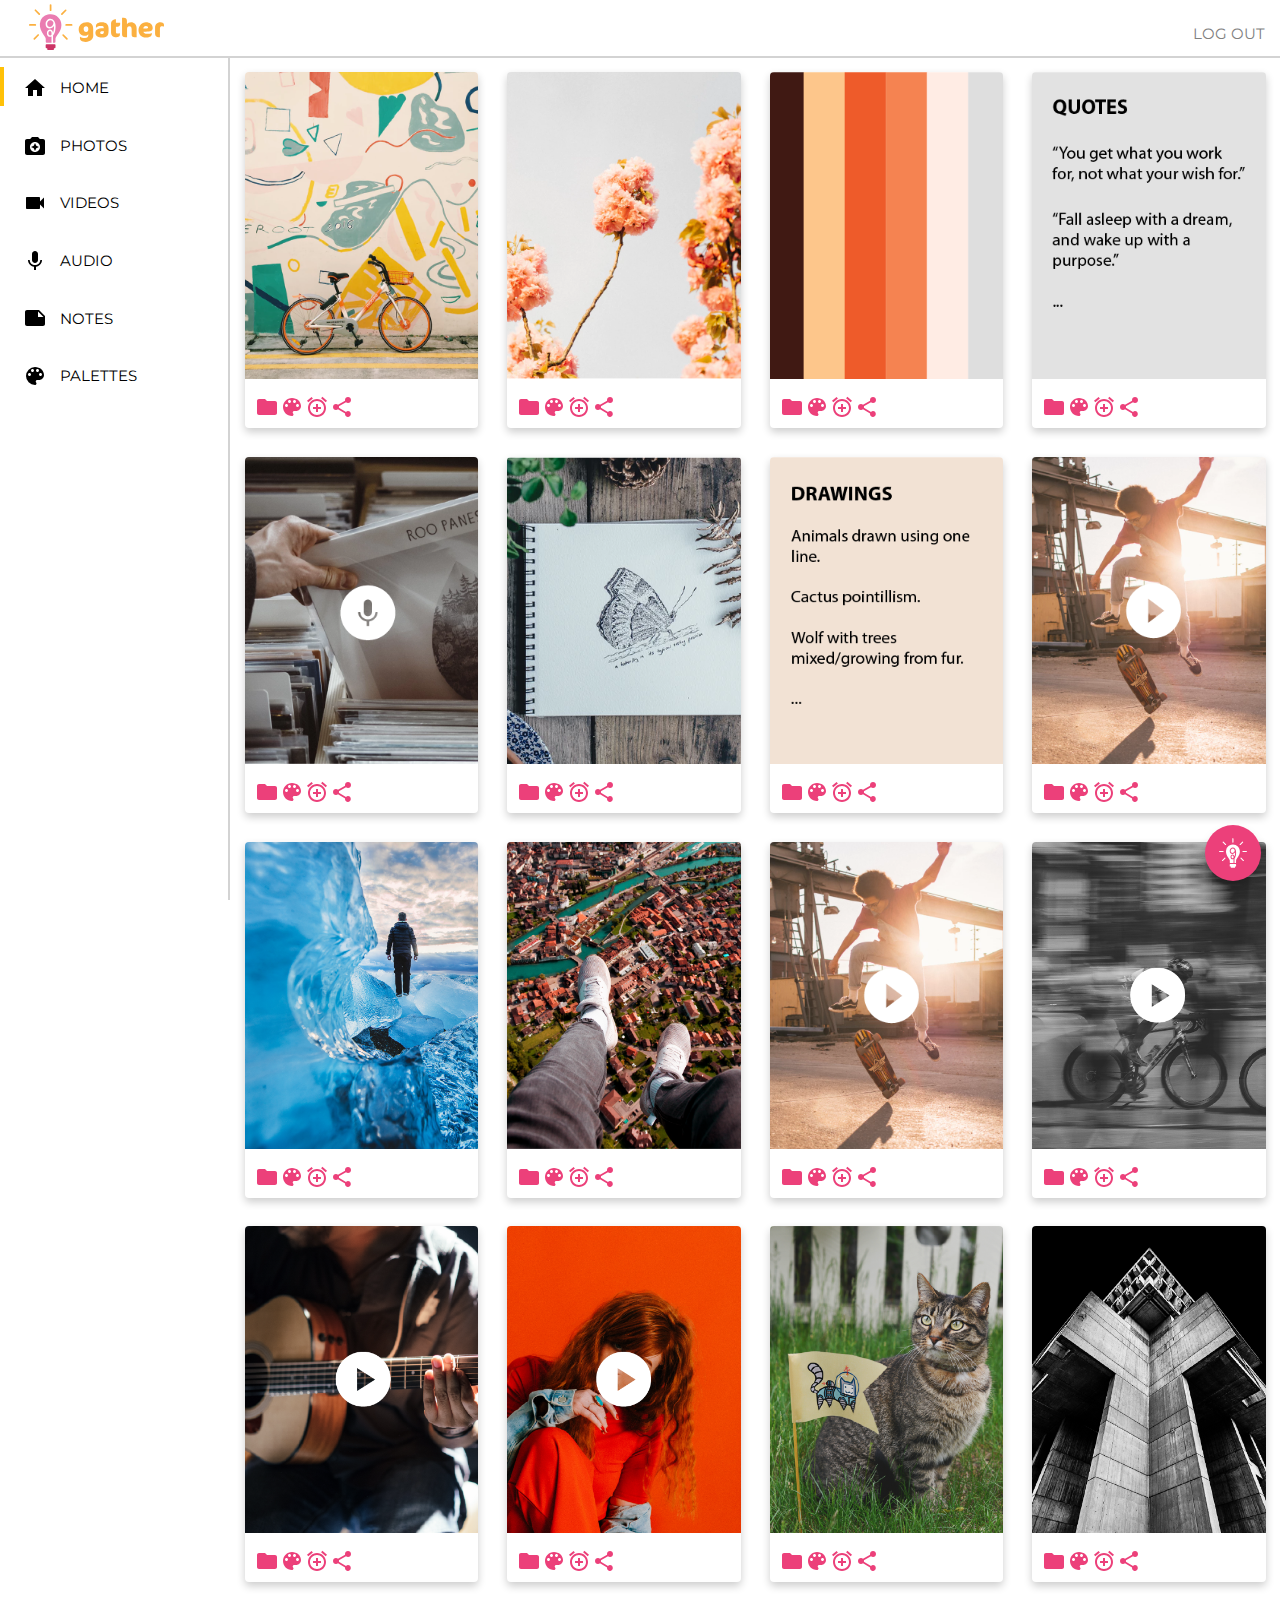
<file: index.html>
<!DOCTYPE html>
<html lang="en-ca">
<head>
  <meta charset="utf-8">
  <title>Web app</title>
  <link rel="icon" type="image/png" href="icons/fav-icon.png">
  <title>Gather | Home</title>
  <link href="css/nav-fab.css" rel="stylesheet">
  <link href="css/modules.css" rel="stylesheet">
  <link href="css/grid.css" rel="stylesheet">
  <link href="css/type.css" rel="stylesheet">
  <link href="css/main.css" rel="stylesheet">
  <link href="css/left-nav.css" rel="stylesheet">
  <link href="css/hamburger-button.css" rel="stylesheet">
  <link href="css/header.css" rel="stylesheet">
  <link href="css/photo-collection.css" rel="stylesheet">
  <link href="css/note-collection.css" rel="stylesheet">
  <link href="css/palette-collection.css" rel="stylesheet">
  <link href="css/video-collection.css" rel="stylesheet">
  <link href="https://fonts.googleapis.com/css?family=Montserrat:400,700" rel="stylesheet">

</head>

<header>
  <div class="header-all">
    <nav role="navigation" class="toggle absolute" itemprop="navigation">
      <div id="menuToggle">
        <input type="checkbox" />
        <span></span>
        <span></span>
        <span></span>
        <ul id="menu">
          <a itemprop="url" align="left" class="micro island-1-4" href="index.html"><li>HOME</li></a>
          <a itemprop="url" align="left" class="micro island-1-4" href="pages/photo-collection.html"><li>PHOTOS</li></a>
          <a itemprop="url" align="left" class="micro island-1-4" href="pages/video-collection.html"><li>VIDEOS</li></a>
          <a itemprop="url" align="left" class="micro island-1-4" href="pages/audio-collection.html"><li>AUDIO</li></a>
          <a itemprop="url" align="left" class="micro island-1-4" href="pages/note-collection.html"><li>NOTES</li></a>
          <a itemprop="url" align="left" class="micro island-1-4" href="pages/palette-collection.html"><li>PALETTES</li></a>
        </ul>
      </div>
    </nav>
    <img src="images/logo.svg" alt="Gather Logo" class="logo-top">
    <a class="logout micro" href="#">LOG OUT</a>
  </div>
</header>

<nav class="big-nav">
  <div class="grid">
    <a href="index.html" class="unit xs-1 s-1 m-1 l-1 xl-1 nav-buttons current">
      <i class="icon i-24 nav-icon"><svg><use xlink:href="icons/icons.svg#home"/></svg></i>
      <p class="nav-titles micro">HOME</p>
    </a>
    <a href="pages/photo-collection.html" class="unit xs-1 s-1 m-1 l-1 xl-1 nav-buttons">
      <i class="icon i-24 nav-icon"><svg><use xlink:href="icons/icons.svg#camera"/></svg></i>
      <p class="nav-titles micro">PHOTOS</p>
    </a>
    <a href="pages/video-collection.html" class="unit xs-1 s-1 m-1 l-1 xl-1 nav-buttons">
      <i class="icon i-24 nav-icon"><svg><use xlink:href="icons/icons.svg#video"/></svg></i>
      <p class="nav-titles micro">VIDEOS</p>
    </a>
    <a href="pages/audio-collection.html" class="unit xs-1 s-1 m-1 l-1 xl-1 nav-buttons">
      <i class="icon i-24 nav-icon"><svg><use xlink:href="icons/icons.svg#audio"/></svg></i>
      <p class="nav-titles micro">AUDIO</p>
    </a>
    <a href="pages/note-collection.html" class="unit xs-1 s-1 m-1 l-1 xl-1 nav-buttons">
      <i class="icon i-24 nav-icon"><svg><use xlink:href="icons/icons.svg#note"/></svg></i>
      <p class="nav-titles micro">NOTES</p>
    </a>
    <a href="pages/palette-collection.html" class="unit xs-1 s-1 m-1 l-1 xl-1 nav-buttons">
      <i class="icon i-24 nav-icon"><svg><use xlink:href="icons/icons.svg#palette2"/></svg></i>
      <p class="nav-titles micro">PALETTES</p>
    </a>

</nav>

<body>

  <nav class="container-nav">
    <a href="pages/photo.html" class="buttons nav-icon nav-i-32" tooltip="Photo">
      <img class="nav-icon nav-i-32" src="icons/fab-photo.svg">
    </a>
    <a href="pages/video.html" class="buttons nav-icon nav-i-32" tooltip="Video">
      <img class="nav-icon nav-i-32" src="icons/fab-video.svg">
    </a>
    <a href="pages/audio.html" class="buttons nav-icon nav-i-32" tooltip="Audio">
      <img class="nav-icon nav-i-32" src="icons/fab-audio.svg">
    </a>
    <a href="pages/notes.html" class="buttons nav-icon nav-i-32" tooltip="Notes">
      <img class="nav-icon nav-i-32" src="icons/fab-notes.svg">
    </a>
    <a href="pages/palettes.html" class="buttons nav-icon nav-i-32" tooltip="Palettes">
      <img class="nav-icon nav-i-32" src="icons/fab-palettes.svg">
    </a>
    <a class="buttons nav-icon nav-i-48" tooltip="Add New" href="#">
      <img class="nav-icon nav-i-48" src="icons/fab-add.svg">
    </a>
  </nav>

<div class="all-cards">
  <section id="card" class="grid grid-middle">
  <div class="unit xs-1-2 s-1-2 m-1-3 l-1-4 xl-1-4 island-1-2">
    <div class="card">
      <div class="card-image-1" aria-label="image description">
      </div>
      <div class="container">
        <a class="card-icon card-i-20" href="#">
          <i class="icons">
            <img src="icons/folder.svg" alt="Folder">
          </i>
        </a>
        <a class="card-icon card-i-20" href="#">
          <i>
            <img src="icons/palette.svg" alt="Palette">
          </i>
        </a>
        <a class="card-icon card-i-20" href="#">
          <i>
            <img src="icons/reminder.svg" alt="Set Reminder">
          </i>
        </a>
        <a class="card-icon card-i-20" href="#">
          <i>
            <img src="icons/share.svg" alt="Share">
          </i>
        </a>
      </div>
    </div>
  </div>
  <div class="unit xs-1-2 s-1-2 m-1-3 l-1-4 xl-1-4 island-1-2">
    <div class="card">
      <div class="card-image-2" aria-label="image description">
      </div>
      <div class="container">
        <a class="card-icon card-i-20" href="#">
          <i class="icons">
            <img src="icons/folder.svg" alt="Folder">
          </i>
        </a>
        <a class="card-icon card-i-20" href="#">
          <i>
            <img src="icons/palette.svg" alt="Palette">
          </i>
        </a>
        <a class="card-icon card-i-20" href="#">
          <i>
            <img src="icons/reminder.svg" alt="Set Reminder">
          </i>
        </a>
        <a class="card-icon card-i-20" href="#">
          <i>
            <img src="icons/share.svg" alt="Share">
          </i>
        </a>
      </div>
    </div>
  </div>
  <div class="unit xs-1-2 s-1-2 m-1-3 l-1-4 xl-1-4 island-1-2">
    <div class="card">
      <div class="card-image-3" aria-label="image description">
      </div>
      <div class="container">
        <a class="card-icon card-i-20" href="#">
          <i class="icons">
            <img src="icons/folder.svg" alt="Folder">
          </i>
        </a>
        <a class="card-icon card-i-20" href="#">
          <i>
            <img src="icons/palette.svg" alt="Palette">
          </i>
        </a>
        <a class="card-icon card-i-20" href="#">
          <i>
            <img src="icons/reminder.svg" alt="Set Reminder">
          </i>
        </a>
        <a class="card-icon card-i-20" href="#">
          <i>
            <img src="icons/share.svg" alt="Share">
          </i>
        </a>
      </div>
    </div>
  </div>
  <div class="unit xs-1-2 s-1-2 m-1-3 l-1-4 xl-1-4 island-1-2">
    <div class="card">
      <div class="card-image-4" aria-label="image description">
      </div>
      <div class="container">
        <a class="card-icon card-i-20" href="#">
          <i class="icons">
            <img src="icons/folder.svg" alt="Folder">
          </i>
        </a>
        <a class="card-icon card-i-20" href="#">
          <i>
            <img src="icons/palette.svg" alt="Palette">
          </i>
        </a>
        <a class="card-icon card-i-20" href="#">
          <i>
            <img src="icons/reminder.svg" alt="Set Reminder">
          </i>
        </a>
        <a class="card-icon card-i-20" href="#">
          <i>
            <img src="icons/share.svg" alt="Share">
          </i>
        </a>
      </div>
    </div>
  </div>
  <div class="unit xs-1-2 s-1-2 m-1-3 l-1-4 xl-1-4 island-1-2">
    <div class="card">
      <div class="card-image-5" aria-label="image description">
      </div>
      <div class="container">
        <a class="card-icon card-i-20" href="#">
          <i class="icons">
            <img src="icons/folder.svg" alt="Folder">
          </i>
        </a>
        <a class="card-icon card-i-20" href="#">
          <i>
            <img src="icons/palette.svg" alt="Palette">
          </i>
        </a>
        <a class="card-icon card-i-20" href="#">
          <i>
            <img src="icons/reminder.svg" alt="Set Reminder">
          </i>
        </a>
        <a class="card-icon card-i-20" href="#">
          <i>
            <img src="icons/share.svg" alt="Share">
          </i>
        </a>
      </div>
    </div>
  </div>
  <div class="unit xs-1-2 s-1-2 m-1-3 l-1-4 xl-1-4 island-1-2">
    <div class="card">
      <div class="card-image-6" aria-label="image description">
      </div>
      <div class="container">
        <a class="card-icon card-i-20" href="#">
          <i class="icons">
            <img src="icons/folder.svg" alt="Folder">
          </i>
        </a>
        <a class="card-icon card-i-20" href="#">
          <i>
            <img src="icons/palette.svg" alt="Palette">
          </i>
        </a>
        <a class="card-icon card-i-20" href="#">
          <i>
            <img src="icons/reminder.svg" alt="Set Reminder">
          </i>
        </a>
        <a class="card-icon card-i-20" href="#">
          <i>
            <img src="icons/share.svg" alt="Share">
          </i>
        </a>
      </div>
    </div>
  </div>
  <div class="unit xs-1-2 s-1-2 m-1-3 l-1-4 xl-1-4 island-1-2">
    <div class="card">
      <div class="card-image-7" aria-label="image description">
      </div>
      <div class="container">
        <a class="card-icon card-i-20" href="#">
          <i class="icons">
            <img src="icons/folder.svg" alt="Folder">
          </i>
        </a>
        <a class="card-icon card-i-20" href="#">
          <i>
            <img src="icons/palette.svg" alt="Palette">
          </i>
        </a>
        <a class="card-icon card-i-20" href="#">
          <i>
            <img src="icons/reminder.svg" alt="Set Reminder">
          </i>
        </a>
        <a class="card-icon card-i-20" href="#">
          <i>
            <img src="icons/share.svg" alt="Share">
          </i>
        </a>
      </div>
    </div>
  </div>
  <div class="unit xs-1-2 s-1-2 m-1-3 l-1-4 xl-1-4 island-1-2">
    <div class="card">
      <div class="card-image-8" aria-label="image description">
      </div>
      <div class="container">
        <a class="card-icon card-i-20" href="#">
          <i class="icons">
            <img src="icons/folder.svg" alt="Folder">
          </i>
        </a>
        <a class="card-icon card-i-20" href="#">
          <i>
            <img src="icons/palette.svg" alt="Palette">
          </i>
        </a>
        <a class="card-icon card-i-20" href="#">
          <i>
            <img src="icons/reminder.svg" alt="Set Reminder">
          </i>
        </a>
        <a class="card-icon card-i-20" href="#">
          <i>
            <img src="icons/share.svg" alt="Share">
          </i>
        </a>
      </div>
    </div>
  </div>
  <div class="unit xs-1-2 s-1-2 m-1-3 l-1-4 xl-1-4 island-1-2">
    <div class="card">
      <div class="card-image-9" aria-label="image description">
      </div>
      <div class="container">
        <a class="card-icon card-i-20" href="#">
          <i class="icons">
            <img src="icons/folder.svg" alt="Folder">
          </i>
        </a>
        <a class="card-icon card-i-20" href="#">
          <i>
            <img src="icons/palette.svg" alt="Palette">
          </i>
        </a>
        <a class="card-icon card-i-20" href="#">
          <i>
            <img src="icons/reminder.svg" alt="Set Reminder">
          </i>
        </a>
        <a class="card-icon card-i-20" href="#">
          <i>
            <img src="icons/share.svg" alt="Share">
          </i>
        </a>
      </div>
    </div>
  </div>
  <div class="unit xs-1-2 s-1-2 m-1-3 l-1-4 xl-1-4 island-1-2">
    <div class="card">
      <div class="card-image-10" aria-label="image description">
      </div>
      <div class="container">
        <a class="card-icon card-i-20" href="#">
          <i class="icons">
            <img src="icons/folder.svg" alt="Folder">
          </i>
        </a>
        <a class="card-icon card-i-20" href="#">
          <i>
            <img src="icons/palette.svg" alt="Palette">
          </i>
        </a>
        <a class="card-icon card-i-20" href="#">
          <i>
            <img src="icons/reminder.svg" alt="Set Reminder">
          </i>
        </a>
        <a class="card-icon card-i-20" href="#">
          <i>
            <img src="icons/share.svg" alt="Share">
          </i>
        </a>
      </div>
    </div>
  </div>
  <div class="unit xs-1-2 s-1-2 m-1-3 l-1-4 xl-1-4 island-1-2">
    <div class="card">
      <div class="card-image-8" aria-label="image description">
      </div>
      <div class="container">
        <a class="card-icon card-i-20" href="#">
          <i class="icons">
            <img src="icons/folder.svg" alt="Folder">
          </i>
        </a>
        <a class="card-icon card-i-20" href="#">
          <i>
            <img src="icons/palette.svg" alt="Palette">
          </i>
        </a>
        <a class="card-icon card-i-20" href="#">
          <i>
            <img src="icons/reminder.svg" alt="Set Reminder">
          </i>
        </a>
        <a class="card-icon card-i-20" href="#">
          <i>
            <img src="icons/share.svg" alt="Share">
          </i>
        </a>
      </div>
    </div>
  </div>
  <div class="unit xs-1-2 s-1-2 m-1-3 l-1-4 xl-1-4 island-1-2">
    <div class="card">
      <div class="card-image-15" aria-label="image description">
      </div>
      <div class="container">
        <a class="card-icon card-i-20" href="#">
          <i class="icons">
            <img src="icons/folder.svg" alt="Folder">
          </i>
        </a>
        <a class="card-icon card-i-20" href="#">
          <i>
            <img src="icons/palette.svg" alt="Palette">
          </i>
        </a>
        <a class="card-icon card-i-20" href="#">
          <i>
            <img src="icons/reminder.svg" alt="Set Reminder">
          </i>
        </a>
        <a class="card-icon card-i-20" href="#">
          <i>
            <img src="icons/share.svg" alt="Share">
          </i>
        </a>
      </div>
    </div>
  </div>
  <div class="unit xs-1-2 s-1-2 m-1-3 l-1-4 xl-1-4 island-1-2">
    <div class="card">
      <div class="card-image-16" aria-label="image description">
      </div>
      <div class="container">
        <a class="card-icon card-i-20" href="#">
          <i class="icons">
            <img src="icons/folder.svg" alt="Folder">
          </i>
        </a>
        <a class="card-icon card-i-20" href="#">
          <i>
            <img src="icons/palette.svg" alt="Palette">
          </i>
        </a>
        <a class="card-icon card-i-20" href="#">
          <i>
            <img src="icons/reminder.svg" alt="Set Reminder">
          </i>
        </a>
        <a class="card-icon card-i-20" href="#">
          <i>
            <img src="icons/share.svg" alt="Share">
          </i>
        </a>
      </div>
    </div>
  </div>
  <div class="unit xs-1-2 s-1-2 m-1-3 l-1-4 xl-1-4 island-1-2">
    <div class="card">
      <div class="card-image-17" aria-label="image description">
      </div>
      <div class="container">
        <a class="card-icon card-i-20" href="#">
          <i class="icons">
            <img src="icons/folder.svg" alt="Folder">
          </i>
        </a>
        <a class="card-icon card-i-20" href="#">
          <i>
            <img src="icons/palette.svg" alt="Palette">
          </i>
        </a>
        <a class="card-icon card-i-20" href="#">
          <i>
            <img src="icons/reminder.svg" alt="Set Reminder">
          </i>
        </a>
        <a class="card-icon card-i-20" href="#">
          <i>
            <img src="icons/share.svg" alt="Share">
          </i>
        </a>
      </div>
    </div>
  </div>
  <div class="unit xs-1-2 s-1-2 m-1-3 l-1-4 xl-1-4 island-1-2">
    <div class="card">
      <div class="card-image-11" aria-label="image description">
      </div>
      <div class="container">
        <a class="card-icon card-i-20" href="#">
          <i class="icons">
            <img src="icons/folder.svg" alt="Folder">
          </i>
        </a>
        <a class="card-icon card-i-20" href="#">
          <i>
            <img src="icons/palette.svg" alt="Palette">
          </i>
        </a>
        <a class="card-icon card-i-20" href="#">
          <i>
            <img src="icons/reminder.svg" alt="Set Reminder">
          </i>
        </a>
        <a class="card-icon card-i-20" href="#">
          <i>
            <img src="icons/share.svg" alt="Share">
          </i>
        </a>
      </div>
    </div>
  </div>
  <div class="unit xs-1-2 s-1-2 m-1-3 l-1-4 xl-1-4 island-1-2">
    <div class="card">
      <div class="card-image-12" aria-label="architecture">
      </div>
      <div class="container">
        <a class="card-icon card-i-20" href="#">
          <i class="icons">
            <img src="icons/folder.svg" alt="Folder">
          </i>
        </a>
        <a class="card-icon card-i-20" href="#">
          <i>
            <img src="icons/palette.svg" alt="Palette">
          </i>
        </a>
        <a class="card-icon card-i-20" href="#">
          <i>
            <img src="icons/reminder.svg" alt="Set Reminder">
          </i>
        </a>
        <a class="card-icon card-i-20" href="#">
          <i>
            <img src="icons/share.svg" alt="Share">
          </i>
        </a>
      </div>
    </div>
  </div>
</section>
</div>

</body>
</html>
</file>
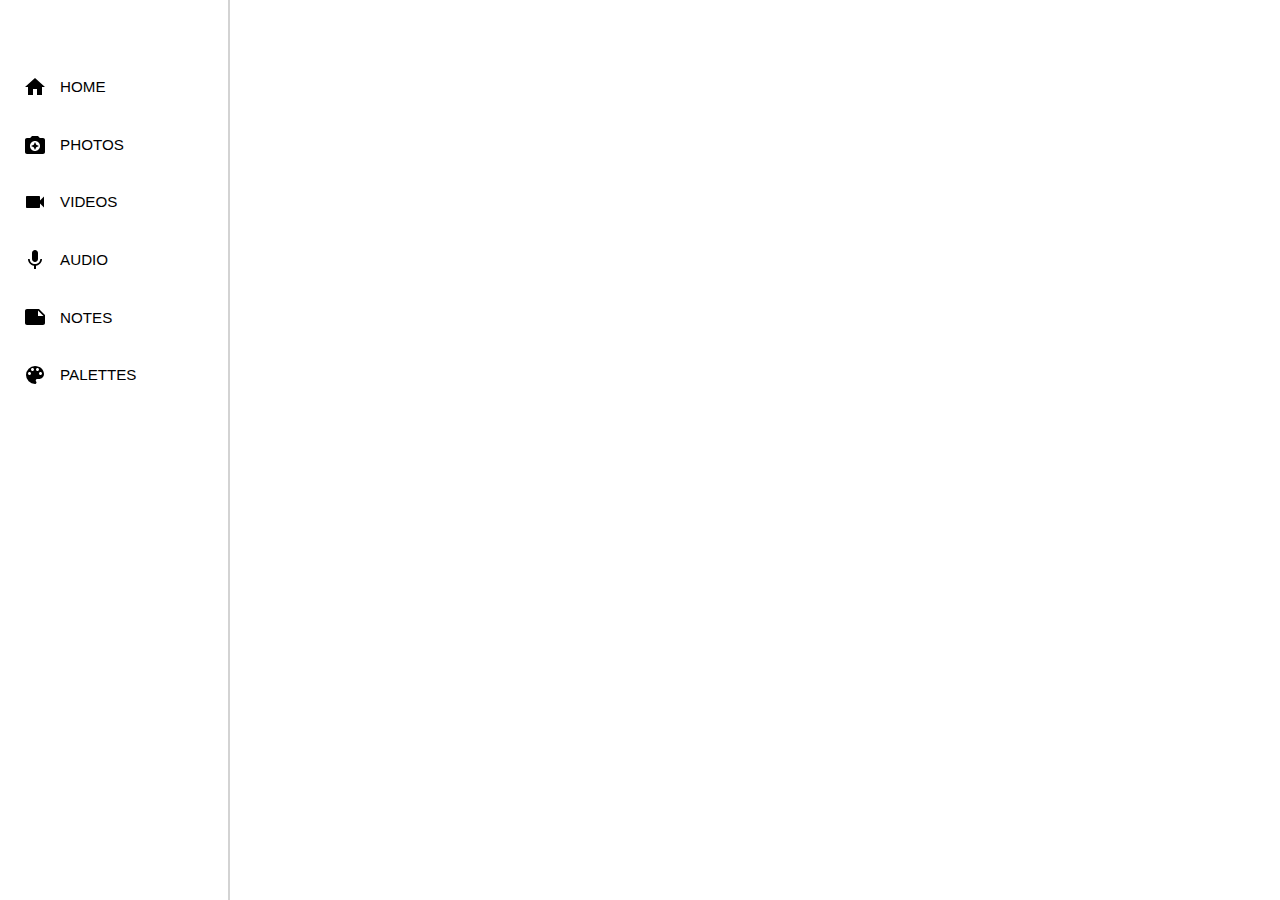
<file: left-nav.html>
<!DOCTYPE html>
<html lang="en-ca">
<head>
  <meta charset="utf-8">
  <title>Web app</title>
  <link href="css/nav-fab.css" rel="stylesheet">
  <link href="css/modules.css" rel="stylesheet">
  <link href="css/grid.css" rel="stylesheet">
  <link href="css/type.css" rel="stylesheet">
  <link href="css/main.css" rel="stylesheet">
  <link href="css/header.css" rel="stylesheet">
  <link href="css/left-nav.css" rel="stylesheet">

</head>
  <nav class="big-nav">
    <div class="grid">
      <a href="#" class="unit xs-1 s-1 m-1 l-1 xl-1 nav-buttons">
        <i class="icon i-24 nav-icon"><svg><use xlink:href="icons/icons.svg#home"/></svg></i>
        <p class="nav-titles micro">HOME</p>
      </a>
      <a href="#" class="unit xs-1 s-1 m-1 l-1 xl-1 nav-buttons">
        <i class="icon i-24 nav-icon"><svg><use xlink:href="icons/icons.svg#camera"/></svg></i>
        <p class="nav-titles micro">PHOTOS</p>
      </a>
      <a href="#" class="unit xs-1 s-1 m-1 l-1 xl-1 nav-buttons">
        <i class="icon i-24 nav-icon"><svg><use xlink:href="icons/icons.svg#video"/></svg></i>
        <p class="nav-titles micro">VIDEOS</p>
      </a>
      <a href="#" class="unit xs-1 s-1 m-1 l-1 xl-1 nav-buttons">
        <i class="icon i-24 nav-icon"><svg><use xlink:href="icons/icons.svg#audio"/></svg></i>
        <p class="nav-titles micro">AUDIO</p>
      </a>
      <a href="#" class="unit xs-1 s-1 m-1 l-1 xl-1 nav-buttons">
        <i class="icon i-24 nav-icon"><svg><use xlink:href="icons/icons.svg#note"/></svg></i>
        <p class="nav-titles micro">NOTES</p>
      </a>
      <a href="#" class="unit xs-1 s-1 m-1 l-1 xl-1 nav-buttons">
        <i class="icon i-24 nav-icon"><svg><use xlink:href="icons/icons.svg#palette2"/></svg></i>
        <p class="nav-titles micro">PALETTES</p>
      </a>

  </nav>

</head>
</file>
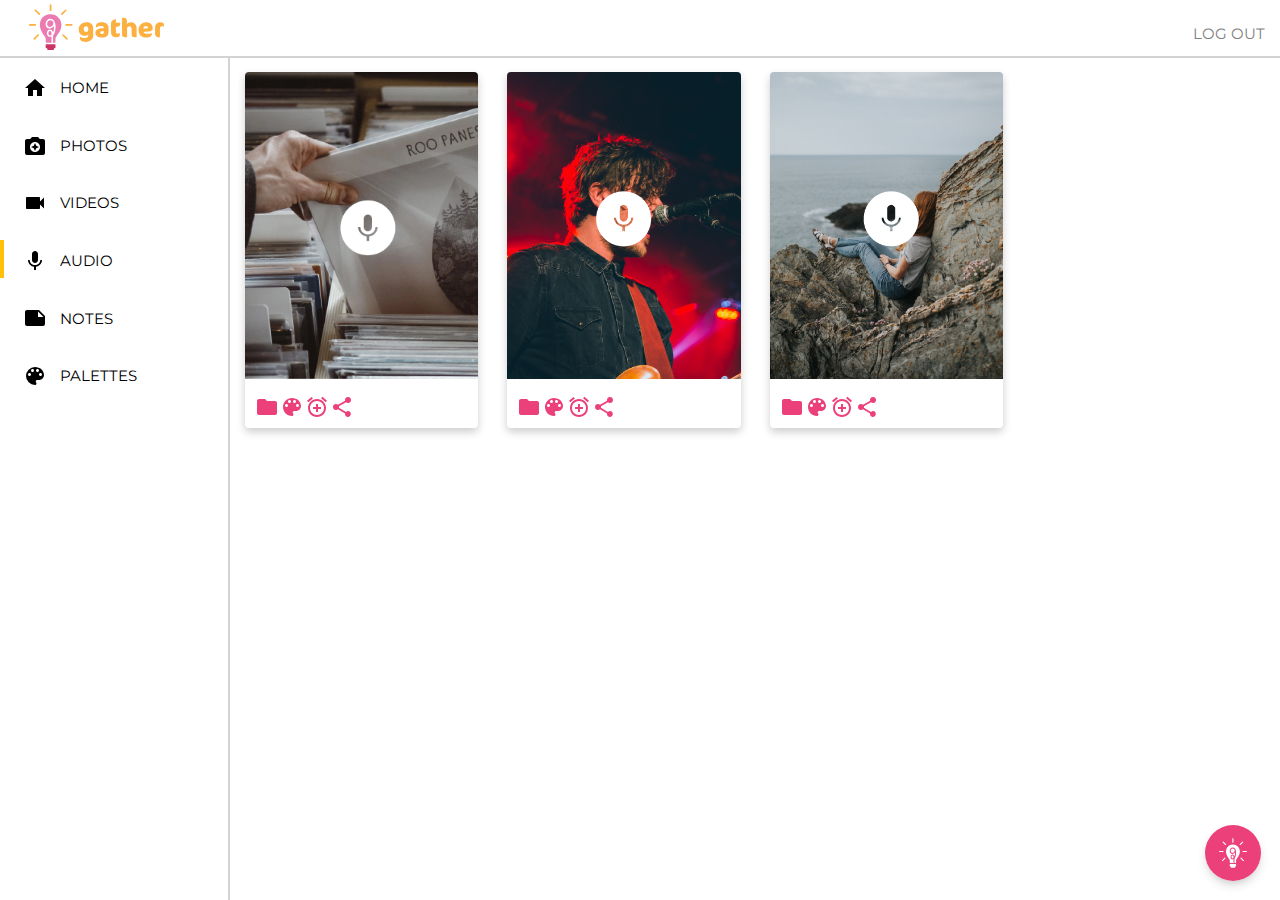
<file: pages/audio-collection.html>
<!DOCTYPE html>
<html lang="en-ca">
<head>
  <meta charset="utf-8">
  <title>Gather | Audio Collections</title>
  <link rel="icon" type="image/png" href="../icons/fav-icon.png">
  <link href="../css/nav-fab.css" rel="stylesheet">
  <link href="../css/modules.css" rel="stylesheet">
  <link href="../css/grid.css" rel="stylesheet">
  <link href="../css/type.css" rel="stylesheet">
  <link href="../css/audio-collection.css" rel="stylesheet">
  <link href="../css/hamburger-button.css" rel="stylesheet">
  <link href="../css/header.css" rel="stylesheet">
  <link href="../css/left-nav.css" rel="stylesheet">
  <link href="https://fonts.googleapis.com/css?family=Montserrat:400,700" rel="stylesheet">
</head>

<header>
  <div class="header-all">
    <nav role="navigation" class="toggle absolute" itemprop="navigation">
      <div id="menuToggle">
        <input type="checkbox" />
        <span></span>
        <span></span>
        <span></span>
        <ul id="menu">
          <a itemprop="url" align="left" class="micro island-1-4" href="../index.html"><li>HOME</li></a>
          <a itemprop="url" align="left" class="micro island-1-4" href="../pages/photo-collection.html"><li>PHOTOS</li></a>
          <a itemprop="url" align="left" class="micro island-1-4" href="../pages/video-collection.html"><li>VIDEOS</li></a>
          <a itemprop="url" align="left" class="micro island-1-4" href="../pages/audio-collection.html"><li>AUDIO</li></a>
          <a itemprop="url" align="left" class="micro island-1-4" href="../pages/note-collection.html"><li>NOTES</li></a>
          <a itemprop="url" align="left" class="micro island-1-4" href="../pages/palette-collection.html"><li>PALETTES</li></a>
        </ul>
      </div>
    </nav>
    <img src="../images/logo.svg" alt="Gather Logo" class="logo-top">
    <a class="logout micro" href="#">LOG OUT</a>
  </div>
  </div>
</header>

<nav class="big-nav">
  <div class="grid">
    <a href="../index.html" class="unit xs-1 s-1 m-1 l-1 xl-1 nav-buttons">
      <i class="icon i-24 nav-icon"><svg><use xlink:href="../icons/icons.svg#home"/></svg></i>
      <p class="nav-titles micro">HOME</p>
    </a>
    <a href="../pages/photo-collection.html" class="unit xs-1 s-1 m-1 l-1 xl-1 nav-buttons">
      <i class="icon i-24 nav-icon"><svg><use xlink:href="../icons/icons.svg#camera"/></svg></i>
      <p class="nav-titles micro">PHOTOS</p>
    </a>
    <a href="../pages/video-collection.html" class="unit xs-1 s-1 m-1 l-1 xl-1 nav-buttons">
      <i class="icon i-24 nav-icon"><svg><use xlink:href="../icons/icons.svg#video"/></svg></i>
      <p class="nav-titles micro">VIDEOS</p>
    </a>
    <a href="../pages/audio-collection.html" class="unit xs-1 s-1 m-1 l-1 xl-1 nav-buttons current">
      <i class="icon i-24 nav-icon"><svg><use xlink:href="../icons/icons.svg#audio"/></svg></i>
      <p class="nav-titles micro">AUDIO</p>
    </a>
    <a href="../pages/note-collection.html" class="unit xs-1 s-1 m-1 l-1 xl-1 nav-buttons">
      <i class="icon i-24 nav-icon"><svg><use xlink:href="../icons/icons.svg#note"/></svg></i>
      <p class="nav-titles micro">NOTES</p>
    </a>
    <a href="../pages/palette-collection.html" class="unit xs-1 s-1 m-1 l-1 xl-1 nav-buttons">
      <i class="icon i-24 nav-icon"><svg><use xlink:href="../icons/icons.svg#palette2"/></svg></i>
      <p class="nav-titles micro">PALETTES</p>
    </a>

</nav>

<body>

  <nav class="container-nav">
    <a href="../pages/photo.html" class="buttons nav-icon nav-i-32" tooltip="Photo">
      <img class="nav-icon nav-i-32" src="../icons/fab-photo.svg">
    </a>
    <a href="../pages/video.html" class="buttons nav-icon nav-i-32" tooltip="Video">
      <img class="nav-icon nav-i-32" src="../icons/fab-video.svg">
    </a>
    <a href="../pages/audio.html" class="buttons nav-icon nav-i-32" tooltip="Audio">
      <img class="nav-icon nav-i-32" src="../icons/fab-audio.svg">
    </a>
    <a href="../pages/notes.html" class="buttons nav-icon nav-i-32" tooltip="Notes">
      <img class="nav-icon nav-i-32" src="../icons/fab-notes.svg">
    </a>
    <a href="../pages/palettes.html" class="buttons nav-icon nav-i-32" tooltip="Palettes">
      <img class="nav-icon nav-i-32" src="../icons/fab-palettes.svg">
    </a>
    <a class="buttons nav-icon nav-i-48" tooltip="Add New" href="#">
      <img class="nav-icon nav-i-48" src="../icons/fab-add.svg">
    </a>
  </nav>

  <div class="all-cards">
    <section id="card" class="grid grid-middle">
    <div class="unit xs-1-2 s-1-2 m-1-3 l-1-4 xl-1-4 island-1-2">
      <div class="card">
        <div class="card-image-5" aria-label="image description">
        </div>
        <div class="container">
          <a class="card-icon card-i-20" href="#">
            <i class="icons">
              <img src="../icons/folder.svg" alt="Folder">
            </i>
          </a>
          <a class="card-icon card-i-20" href="#">
            <i>
              <img src="../icons/palette.svg" alt="Palette">
            </i>
          </a>
          <a class="card-icon card-i-20" href="#">
            <i>
              <img src="../icons/reminder.svg" alt="Set Reminder">
            </i>
          </a>
          <a class="card-icon card-i-20" href="#">
            <i>
              <img src="../icons/share.svg" alt="Share">
            </i>
          </a>
        </div>
      </div>
    </div>
    <div class="unit xs-1-2 s-1-2 m-1-3 l-1-4 xl-1-4 island-1-2">
      <div class="card">
        <div class="card-image-13" aria-label="image description">
        </div>
        <div class="container">
          <a class="card-icon card-i-20" href="#">
            <i class="icons">
              <img src="../icons/folder.svg" alt="Folder">
            </i>
          </a>
          <a class="card-icon card-i-20" href="#">
            <i>
              <img src="../icons/palette.svg" alt="Palette">
            </i>
          </a>
          <a class="card-icon card-i-20" href="#">
            <i>
              <img src="../icons/reminder.svg" alt="Set Reminder">
            </i>
          </a>
          <a class="card-icon card-i-20" href="#">
            <i>
              <img src="../icons/share.svg" alt="Share">
            </i>
          </a>
        </div>
      </div>
    </div>
    <div class="unit xs-1-2 s-1-2 m-1-3 l-1-4 xl-1-4 island-1-2">
      <div class="card">
        <div class="card-image-14" aria-label="image description">
        </div>
        <div class="container">
          <a class="card-icon card-i-20" href="#">
            <i class="icons">
              <img src="../icons/folder.svg" alt="Folder">
            </i>
          </a>
          <a class="card-icon card-i-20" href="#">
            <i>
              <img src="../icons/palette.svg" alt="Palette">
            </i>
          </a>
          <a class="card-icon card-i-20" href="#">
            <i>
              <img src="../icons/reminder.svg" alt="Set Reminder">
            </i>
          </a>
          <a class="card-icon card-i-20" href="#">
            <i>
              <img src="../icons/share.svg" alt="Share">
            </i>
          </a>
        </div>
      </div>
    </div>
  </section>
  </div>

  </body>
  </html>
</file>
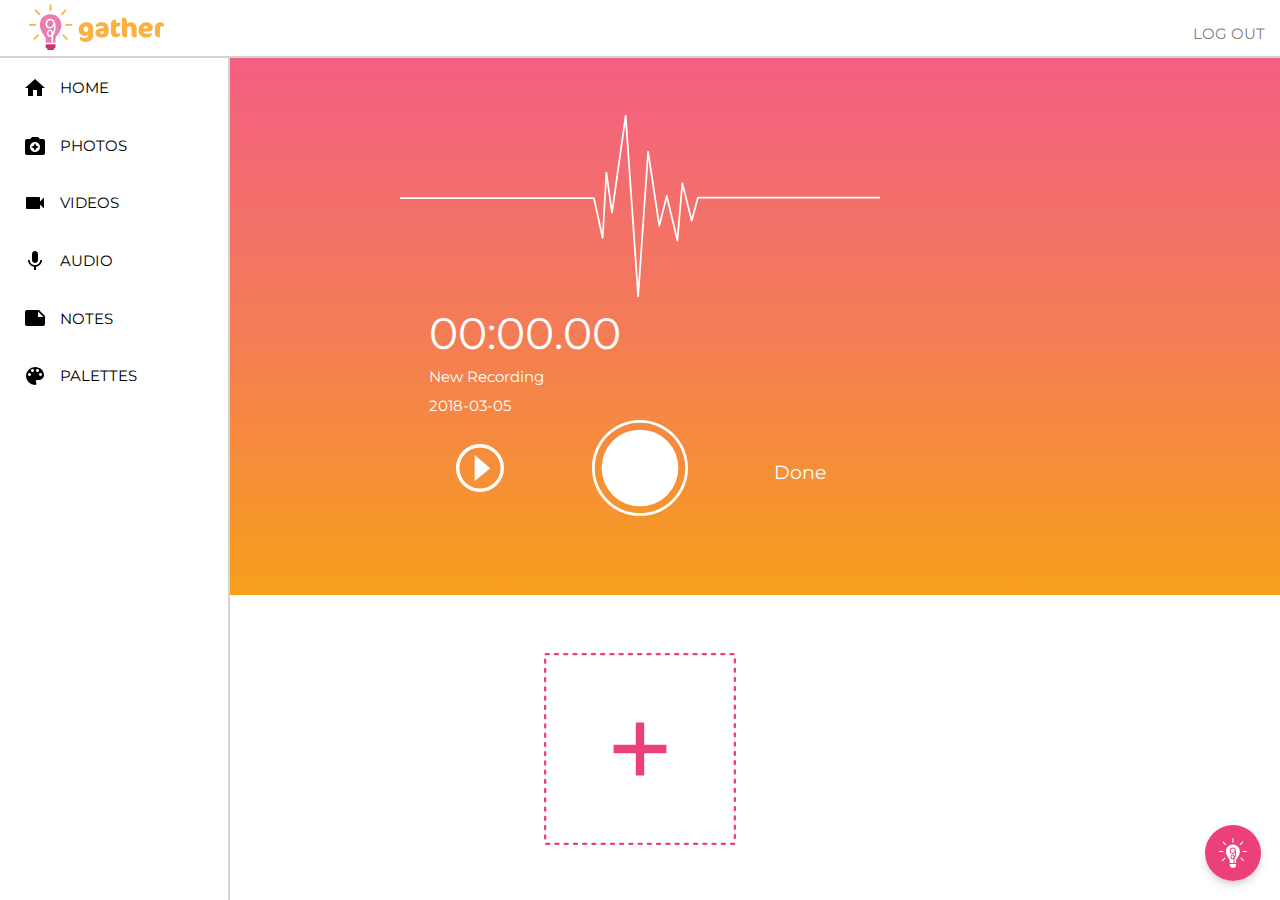
<file: pages/audio.html>
<!DOCTYPE html>
<html>
<head>
<meta charset="utf-8">
<title>Gather | Take a Recording</title>
<link rel="icon" type="image/png" href="../icons/fav-icon.png">
<meta name="viewport" content="width=device-width, initial-scale=1">
<link rel="stylesheet" href="https://cdnjs.cloudflare.com/ajax/libs/font-awesome/4.7.0/css/font-awesome.min.css">
<link href="../css/modules.css" rel="stylesheet">
<link href="../css/grid.css" rel="stylesheet">
<link href="../css/type.css" rel="stylesheet">
<link href="../css/main.css" rel="stylesheet">
<link href="../css/left-nav.css" rel="stylesheet">
<link href="../css/header.css" rel="stylesheet">
<link href="../css/audio.css" rel="stylesheet">
<link href="../css/nav-fab.css" rel="stylesheet">
<link href="../css/left-nav.css" rel="stylesheet">
<link href="../css/hamburger-button.css" rel="stylesheet">
<link href="../css/header.css" rel="stylesheet">
<link href="https://fonts.googleapis.com/css?family=Montserrat:400,700" rel="stylesheet">

<header>
  <div class="header-all">
    <nav role="navigation" class="toggle absolute" itemprop="navigation">
      <div id="menuToggle">
        <input type="checkbox" />
        <span></span>
        <span></span>
        <span></span>
        <ul id="menu">
          <a itemprop="url" align="left" class="micro island-1-4" href="../index.html"><li>HOME</li></a>
          <a itemprop="url" align="left" class="micro island-1-4" href="../pages/photo-collection.html"><li>PHOTOS</li></a>
          <a itemprop="url" align="left" class="micro island-1-4" href="../pages/video-collection.html"><li>VIDEOS</li></a>
          <a itemprop="url" align="left" class="micro island-1-4" href="../pages/audio-collection.html"><li>AUDIO</li></a>
          <a itemprop="url" align="left" class="micro island-1-4" href="../pages/note-collection.html"><li>NOTES</li></a>
          <a itemprop="url" align="left" class="micro island-1-4" href="../pages/palette-collection.html"><li>PALETTES</li></a>
        </ul>
      </div>
    </nav>
    <img src="../images/logo.svg" alt="Gather Logo" class="logo-top">
    <a class="logout micro" href="#">LOG OUT</a>
  </div>
  </div>
</header>

<nav class="big-nav">
  <div class="grid">
    <a href="../index.html" class="unit xs-1 s-1 m-1 l-1 xl-1 nav-buttons">
      <i class="icon i-24 nav-icon"><svg><use xlink:href="../icons/icons.svg#home"/></svg></i>
      <p class="nav-titles micro">HOME</p>
    </a>
    <a href="../pages/photo-collection.html" class="unit xs-1 s-1 m-1 l-1 xl-1 nav-buttons">
      <i class="icon i-24 nav-icon"><svg><use xlink:href="../icons/icons.svg#camera"/></svg></i>
      <p class="nav-titles micro">PHOTOS</p>
    </a>
    <a href="../pages/video-collection.html" class="unit xs-1 s-1 m-1 l-1 xl-1 nav-buttons">
      <i class="icon i-24 nav-icon"><svg><use xlink:href="../icons/icons.svg#video"/></svg></i>
      <p class="nav-titles micro">VIDEOS</p>
    </a>
    <a href="../pages/audio-collection.html" class="unit xs-1 s-1 m-1 l-1 xl-1 nav-buttons">
      <i class="icon i-24 nav-icon"><svg><use xlink:href="../icons/icons.svg#audio"/></svg></i>
      <p class="nav-titles micro">AUDIO</p>
    </a>
    <a href="../pages/note-collection.html" class="unit xs-1 s-1 m-1 l-1 xl-1 nav-buttons">
      <i class="icon i-24 nav-icon"><svg><use xlink:href="../icons/icons.svg#note"/></svg></i>
      <p class="nav-titles micro">NOTES</p>
    </a>
    <a href="../pages/palette-collection.html" class="unit xs-1 s-1 m-1 l-1 xl-1 nav-buttons">
      <i class="icon i-24 nav-icon"><svg><use xlink:href="../icons/icons.svg#palette2"/></svg></i>
      <p class="nav-titles micro">PALETTES</p>
    </a>
</nav>

<body>

  <nav class="container-nav">
    <a href="../pages/photo.html" class="buttons nav-icon nav-i-32" tooltip="Photo">
      <img class="nav-icon nav-i-32" src="../icons/fab-photo.svg">
    </a>
    <a href="../pages/video.html" class="buttons nav-icon nav-i-32" tooltip="Video">
      <img class="nav-icon nav-i-32" src="../icons/fab-video.svg">
    </a>
    <a href="../pages/audio.html" class="buttons nav-icon nav-i-32" tooltip="Audio">
      <img class="nav-icon nav-i-32" src="../icons/fab-audio.svg">
    </a>
    <a href="../pages/notes.html" class="buttons nav-icon nav-i-32" tooltip="Notes">
      <img class="nav-icon nav-i-32" src="../icons/fab-notes.svg">
    </a>
    <a href="../pages/palettes.html" class="buttons nav-icon nav-i-32" tooltip="Palettes">
      <img class="nav-icon nav-i-32" src="../icons/fab-palettes.svg">
    </a>
    <a class="buttons nav-icon nav-i-48" tooltip="Add New" href="#">
      <img class="nav-icon nav-i-48" src="../icons/fab-add.svg">
    </a>
  </nav>

  <div class="pad-t-2 pad-b-2">
    <div class="audio-content pad-t-2 audio-gradient">
      <div class="wrapper text-center">
        <img class="soundwave" src="../audio-icons/soundwave.svg" alt="Soundwave">
      </div>
      <div class="record-info wrapper gutter">
        <p class="yotta push-0 record-info">00:00.00</p>
        <p class="micro push-0 record-info">New Recording</p>
        <p class="micro push-0 record-info">2018-03-05</p>
      </div>
      <div class="grid grid-middle wrapper text-center record-info pad-b-2">
        <a class="unit xs-1-3 s-1-3 m-1-3 l-1-3">
          <img class="play-btn" src="../audio-icons/play-btn.svg" alt="Play">
        </a>
        <a class="unit xs-1-3 s-1-3 m-1-3 l-1-3" href="#">
          <img class="record-btn" src="../audio-icons/record-btn.svg" alt="Record">
        </a>
        <a class="unit xs-1-3 s-1-3 m-1-3 l-1-3 record-info" href="#">Done</a>
      </div>
    </div>
  </div>

  <div class="wrapper text-center gutter">
    <img class="drop" src="../audio-icons/dragdrop.svg">
  </div>

</body>
</file>
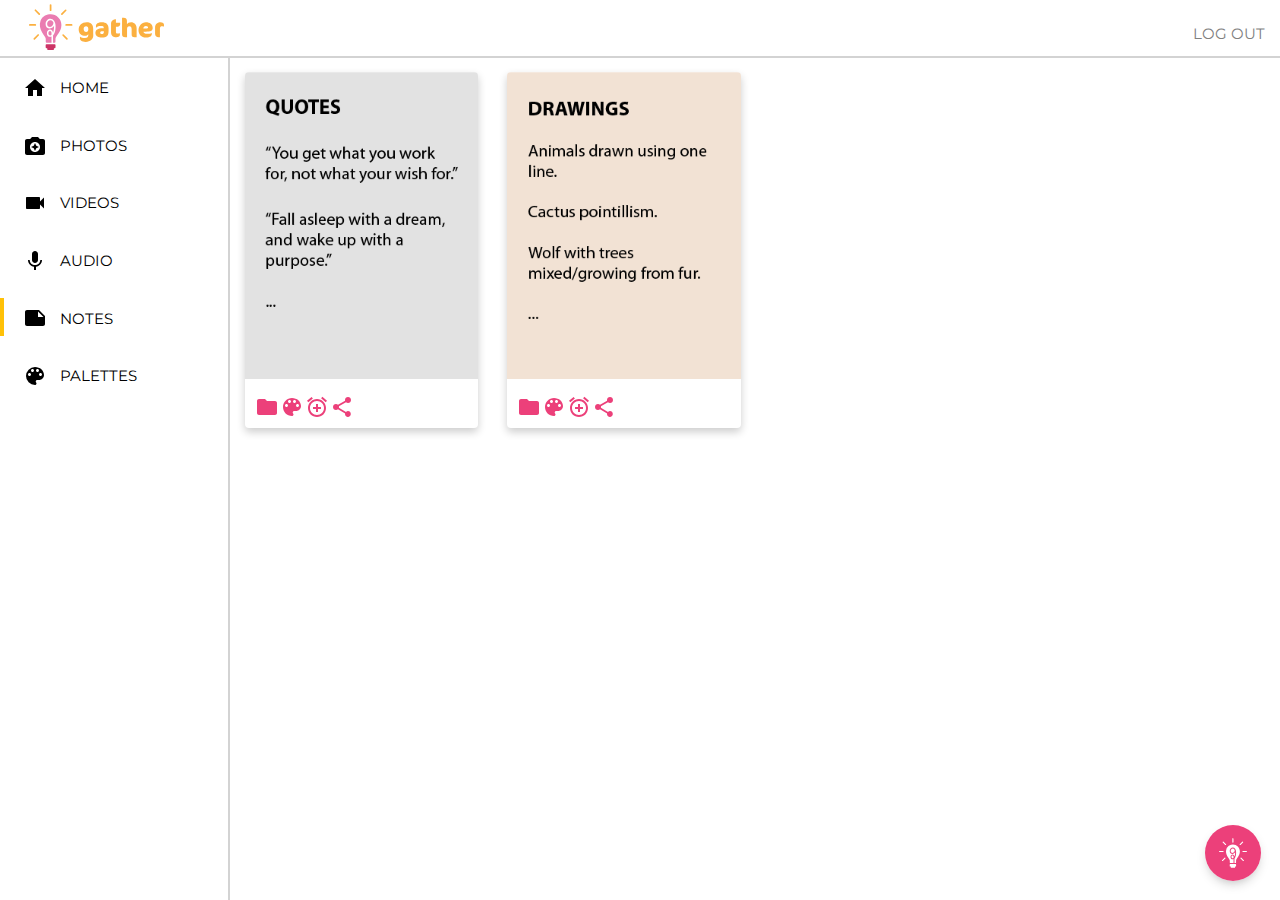
<file: pages/note-collection.html>
<!DOCTYPE html>
<html lang="en-ca">
<head>
  <meta charset="utf-8">
  <title>Web app</title>
  <link rel="icon" type="image/png" href="../icons/fav-icon.png">
  <link href="../css/nav-fab.css" rel="stylesheet">
  <link href="../css/modules.css" rel="stylesheet">
  <link href="../css/grid.css" rel="stylesheet">
  <link href="../css/type.css" rel="stylesheet">
  <link href="../css/note-collection.css" rel="stylesheet">
  <link href="../css/hamburger-button.css" rel="stylesheet">
  <link href="../css/left-nav.css" rel="stylesheet">
  <link href="../css/header.css" rel="stylesheet">
  <link href="https://fonts.googleapis.com/css?family=Montserrat:400,700" rel="stylesheet">

</head>

<header>
  <div class="header-all">
    <nav role="navigation" class="toggle absolute" itemprop="navigation">
      <div id="menuToggle">
        <input type="checkbox" />
        <span></span>
        <span></span>
        <span></span>
        <ul id="menu">
          <a itemprop="url" align="left" class="micro island-1-4" href="../index.html"><li>HOME</li></a>
          <a itemprop="url" align="left" class="micro island-1-4" href="../pages/photo-collection.html"><li>PHOTOS</li></a>
          <a itemprop="url" align="left" class="micro island-1-4" href="../pages/video-collection.html"><li>VIDEOS</li></a>
          <a itemprop="url" align="left" class="micro island-1-4" href="../pages/audio-collection.html"><li>AUDIO</li></a>
          <a itemprop="url" align="left" class="micro island-1-4" href="../pages/note-collection.html"><li>NOTES</li></a>
          <a itemprop="url" align="left" class="micro island-1-4" href="../pages/palette-collection.html"><li>PALETTES</li></a>
        </ul>
      </div>
    </nav>
    <img src="../images/logo.svg" alt="Gather Logo" class="logo-top">
    <a class="logout micro" href="#">LOG OUT</a>
  </div>
  </div>
</header>

<nav class="big-nav">
  <div class="grid">
    <a href="../index.html" class="unit xs-1 s-1 m-1 l-1 xl-1 nav-buttons">
      <i class="icon i-24 nav-icon"><svg><use xlink:href="../icons/icons.svg#home"/></svg></i>
      <p class="nav-titles micro">HOME</p>
    </a>
    <a href="../pages/photo-collection.html" class="unit xs-1 s-1 m-1 l-1 xl-1 nav-buttons">
      <i class="icon i-24 nav-icon"><svg><use xlink:href="../icons/icons.svg#camera"/></svg></i>
      <p class="nav-titles micro">PHOTOS</p>
    </a>
    <a href="../pages/video-collection.html" class="unit xs-1 s-1 m-1 l-1 xl-1 nav-buttons">
      <i class="icon i-24 nav-icon"><svg><use xlink:href="../icons/icons.svg#video"/></svg></i>
      <p class="nav-titles micro">VIDEOS</p>
    </a>
    <a href="../pages/audio-collection.html" class="unit xs-1 s-1 m-1 l-1 xl-1 nav-buttons">
      <i class="icon i-24 nav-icon"><svg><use xlink:href="../icons/icons.svg#audio"/></svg></i>
      <p class="nav-titles micro">AUDIO</p>
    </a>
    <a href="../pages/note-collection.html" class="unit xs-1 s-1 m-1 l-1 xl-1 nav-buttons current">
      <i class="icon i-24 nav-icon"><svg><use xlink:href="../icons/icons.svg#note"/></svg></i>
      <p class="nav-titles micro">NOTES</p>
    </a>
    <a href="../pages/palette-collection.html" class="unit xs-1 s-1 m-1 l-1 xl-1 nav-buttons">
      <i class="icon i-24 nav-icon"><svg><use xlink:href="../icons/icons.svg#palette2"/></svg></i>
      <p class="nav-titles micro">PALETTES</p>
    </a>

</nav>

<body>

  <nav class="container-nav">
    <a href="../pages/photo.html" class="buttons nav-icon nav-i-32" tooltip="Photo">
      <img class="nav-icon nav-i-32" src="../icons/fab-photo.svg">
    </a>
    <a href="../pages/video.html" class="buttons nav-icon nav-i-32" tooltip="Video">
      <img class="nav-icon nav-i-32" src="../icons/fab-video.svg">
    </a>
    <a href="../pages/audio.html" class="buttons nav-icon nav-i-32" tooltip="Audio">
      <img class="nav-icon nav-i-32" src="../icons/fab-audio.svg">
    </a>
    <a href="../pages/notes.html" class="buttons nav-icon nav-i-32" tooltip="Notes">
      <img class="nav-icon nav-i-32" src="../icons/fab-notes.svg">
    </a>
    <a href="../pages/palettes.html" class="buttons nav-icon nav-i-32" tooltip="Palettes">
      <img class="nav-icon nav-i-32" src="../icons/fab-palettes.svg">
    </a>
    <a class="buttons nav-icon nav-i-48" tooltip="Add New" href="#">
      <img class="nav-icon nav-i-48" src="../icons/fab-add.svg">
    </a>
  </nav>

<div class="all-cards">
  <section id="card" class="grid grid-middle">
  <div class="unit xs-1-2 s-1-2 m-1-3 l-1-4 xl-1-4 island-1-2">
    <div class="card">
      <div class="card-image-4" aria-label="image description">
      </div>
      <div class="container">
        <a class="card-icon card-i-20" href="#">
          <i class="icons">
            <img src="../icons/folder.svg" alt="Folder">
          </i>
        </a>
        <a class="card-icon card-i-20" href="#">
          <i>
            <img src="../icons/palette.svg" alt="Palette">
          </i>
        </a>
        <a class="card-icon card-i-20" href="#">
          <i>
            <img src="../icons/reminder.svg" alt="Set Reminder">
          </i>
        </a>
        <a class="card-icon card-i-20" href="#">
          <i>
            <img src="../icons/share.svg" alt="Share">
          </i>
        </a>
      </div>
    </div>
  </div>
  <div class="unit xs-1-2 s-1-2 m-1-3 l-1-4 xl-1-4 island-1-2">
    <div class="card">
      <div class="card-image-7" aria-label="image description">
      </div>
      <div class="container">
        <a class="card-icon card-i-20" href="#">
          <i class="icons">
            <img src="../icons/folder.svg" alt="Folder">
          </i>
        </a>
        <a class="card-icon card-i-20" href="#">
          <i>
            <img src="../icons/palette.svg" alt="Palette">
          </i>
        </a>
        <a class="card-icon card-i-20" href="#">
          <i>
            <img src="../icons/reminder.svg" alt="Set Reminder">
          </i>
        </a>
        <a class="card-icon card-i-20" href="#">
          <i>
            <img src="../icons/share.svg" alt="Share">
          </i>
        </a>
      </div>
    </div>
  </div>
</section>
</div>

</body>
</html>
</file>
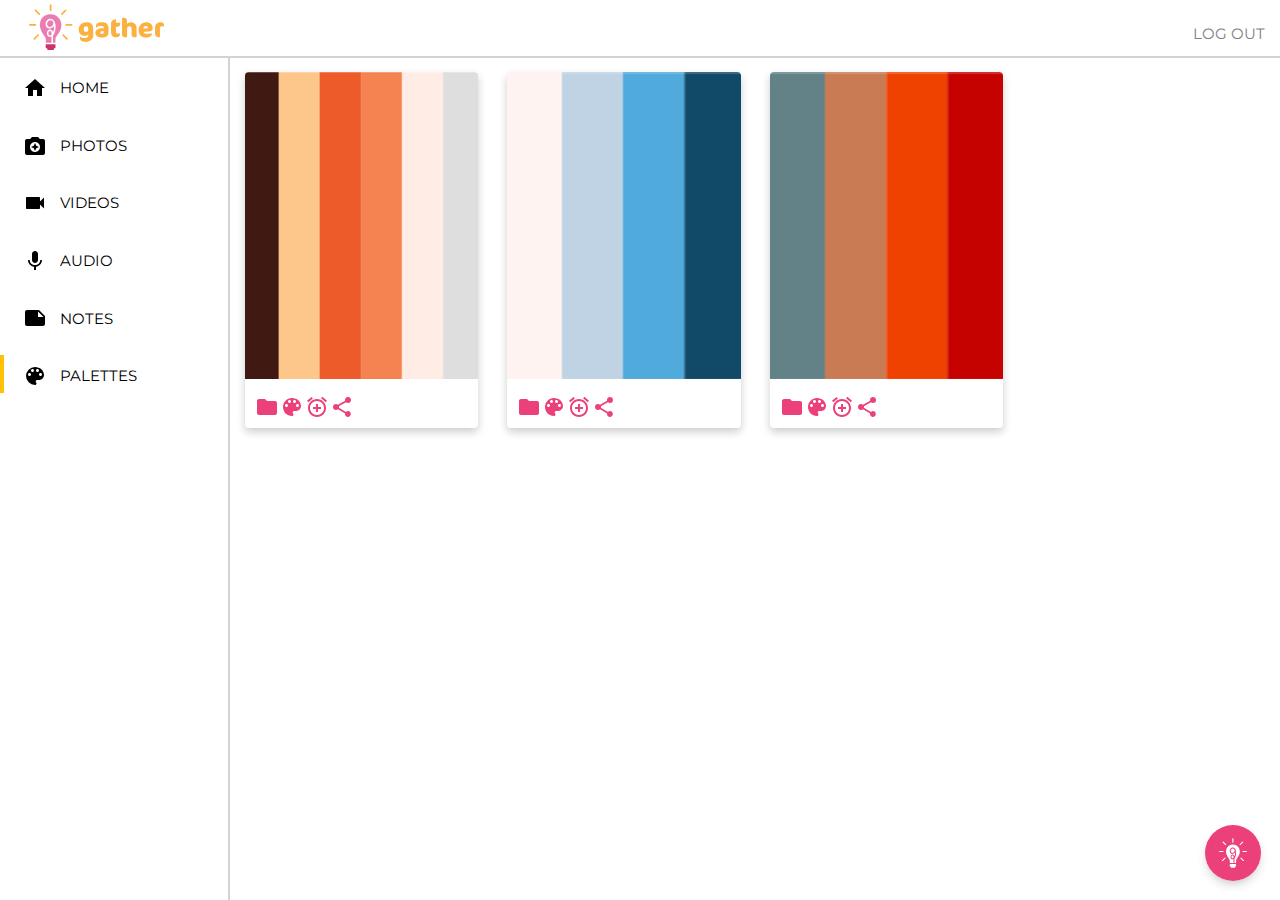
<file: pages/palette-collection.html>
<!DOCTYPE html>
<html lang="en-ca">
<head>
  <meta charset="utf-8">
  <title>Gather |Palette Collections</title>
  <link rel="icon" type="image/png" href="../icons/fav-icon.png">
  <link href="../css/nav-fab.css" rel="stylesheet">
  <link href="../css/modules.css" rel="stylesheet">
  <link href="../css/grid.css" rel="stylesheet">
  <link href="../css/type.css" rel="stylesheet">
  <link href="../css/palette-collection.css" rel="stylesheet">
  <link href="../css/hamburger-button.css" rel="stylesheet">
  <link href="../css/left-nav.css" rel="stylesheet">
  <link href="../css/header.css" rel="stylesheet">
  <link href="https://fonts.googleapis.com/css?family=Montserrat:400,700" rel="stylesheet">

</head>

<header>
  <div class="header-all">
    <nav role="navigation" class="toggle absolute" itemprop="navigation">
      <div id="menuToggle">
        <input type="checkbox" />
        <span></span>
        <span></span>
        <span></span>
        <ul id="menu">
          <a itemprop="url" align="left" class="micro island-1-4" href="../index.html"><li>HOME</li></a>
          <a itemprop="url" align="left" class="micro island-1-4" href="../pages/photo-collection.html"><li>PHOTOS</li></a>
          <a itemprop="url" align="left" class="micro island-1-4" href="../pages/video-collection.html"><li>VIDEOS</li></a>
          <a itemprop="url" align="left" class="micro island-1-4" href="../pages/audio-collection.html"><li>AUDIO</li></a>
          <a itemprop="url" align="left" class="micro island-1-4" href="../pages/note-collection.html"><li>NOTES</li></a>
          <a itemprop="url" align="left" class="micro island-1-4" href="../pages/palette-collection.html"><li>PALETTES</li></a>
        </ul>
      </div>
    </nav>
    <img src="../images/logo.svg" alt="Gather Logo" class="logo-top">
    <a class="logout micro" href="#">LOG OUT</a>
  </div>
  </div>
</header>


<nav class="big-nav">
  <div class="grid">
    <a href="../index.html" class="unit xs-1 s-1 m-1 l-1 xl-1 nav-buttons">
      <i class="icon i-24 nav-icon"><svg><use xlink:href="../icons/icons.svg#home"/></svg></i>
      <p class="nav-titles micro">HOME</p>
    </a>
    <a href="../pages/photo-collection.html" class="unit xs-1 s-1 m-1 l-1 xl-1 nav-buttons">
      <i class="icon i-24 nav-icon"><svg><use xlink:href="../icons/icons.svg#camera"/></svg></i>
      <p class="nav-titles micro">PHOTOS</p>
    </a>
    <a href="../pages/video-collection.html" class="unit xs-1 s-1 m-1 l-1 xl-1 nav-buttons">
      <i class="icon i-24 nav-icon"><svg><use xlink:href="../icons/icons.svg#video"/></svg></i>
      <p class="nav-titles micro">VIDEOS</p>
    </a>
    <a href="../pages/audio-collection.html" class="unit xs-1 s-1 m-1 l-1 xl-1 nav-buttons">
      <i class="icon i-24 nav-icon"><svg><use xlink:href="../icons/icons.svg#audio"/></svg></i>
      <p class="nav-titles micro">AUDIO</p>
    </a>
    <a href="../pages/note-collection.html" class="unit xs-1 s-1 m-1 l-1 xl-1 nav-buttons">
      <i class="icon i-24 nav-icon"><svg><use xlink:href="../icons/icons.svg#note"/></svg></i>
      <p class="nav-titles micro">NOTES</p>
    </a>
    <a href="../pages/palette-collection.html" class="unit xs-1 s-1 m-1 l-1 xl-1 nav-buttons current">
      <i class="icon i-24 nav-icon"><svg><use xlink:href="../icons/icons.svg#palette2"/></svg></i>
      <p class="nav-titles micro">PALETTES</p>
    </a>

</nav>

<body>

  <nav class="container-nav">
    <a href="../pages/photo.html" class="buttons nav-icon nav-i-32" tooltip="Photo">
      <img class="nav-icon nav-i-32" src="../icons/fab-photo.svg">
    </a>
    <a href="../pages/video.html" class="buttons nav-icon nav-i-32" tooltip="Video">
      <img class="nav-icon nav-i-32" src="../icons/fab-video.svg">
    </a>
    <a href="../pages/audio.html" class="buttons nav-icon nav-i-32" tooltip="Audio">
      <img class="nav-icon nav-i-32" src="../icons/fab-audio.svg">
    </a>
    <a href="../pages/notes.html" class="buttons nav-icon nav-i-32" tooltip="Notes">
      <img class="nav-icon nav-i-32" src="../icons/fab-notes.svg">
    </a>
    <a href="../pages/palettes.html" class="buttons nav-icon nav-i-32" tooltip="Palettes">
      <img class="nav-icon nav-i-32" src="../icons/fab-palettes.svg">
    </a>
    <a class="buttons nav-icon nav-i-48" tooltip="Add New" href="#">
      <img class="nav-icon nav-i-48" src="../icons/fab-add.svg">
    </a>
  </nav>


<div class="all-cards">
  <section id="card" class="grid grid-middle">
  <div class="unit xs-1-2 s-1-2 m-1-3 l-1-4 xl-1-4 island-1-2">
    <div class="card">
      <div class="card-image-3" aria-label="image description">
      </div>
      <div class="container">
        <a class="card-icon card-i-20" href="#">
          <i class="icons">
            <img src="../icons/folder.svg" alt="Folder">
          </i>
        </a>
        <a class="card-icon card-i-20" href="#">
          <i>
            <img src="../icons/palette.svg" alt="Palette">
          </i>
        </a>
        <a class="card-icon card-i-20" href="#">
          <i>
            <img src="../icons/reminder.svg" alt="Set Reminder">
          </i>
        </a>
        <a class="card-icon card-i-20" href="#">
          <i>
            <img src="../icons/share.svg" alt="Share">
          </i>
        </a>
      </div>
    </div>
  </div>
  <div class="unit xs-1-2 s-1-2 m-1-3 l-1-4 xl-1-4 island-1-2">
    <div class="card">
      <div class="card-image-18" aria-label="image description">
      </div>
      <div class="container">
        <a class="card-icon card-i-20" href="#">
          <i class="icons">
            <img src="../icons/folder.svg" alt="Folder">
          </i>
        </a>
        <a class="card-icon card-i-20" href="#">
          <i>
            <img src="../icons/palette.svg" alt="Palette">
          </i>
        </a>
        <a class="card-icon card-i-20" href="#">
          <i>
            <img src="../icons/reminder.svg" alt="Set Reminder">
          </i>
        </a>
        <a class="card-icon card-i-20" href="#">
          <i>
            <img src="../icons/share.svg" alt="Share">
          </i>
        </a>
      </div>
    </div>
  </div>
  <div class="unit xs-1-2 s-1-2 m-1-3 l-1-4 xl-1-4 island-1-2">
    <div class="card">
      <div class="card-image-19" aria-label="image description">
      </div>
      <div class="container">
        <a class="card-icon card-i-20" href="#">
          <i class="icons">
            <img src="../icons/folder.svg" alt="Folder">
          </i>
        </a>
        <a class="card-icon card-i-20" href="#">
          <i>
            <img src="../icons/palette.svg" alt="Palette">
          </i>
        </a>
        <a class="card-icon card-i-20" href="#">
          <i>
            <img src="../icons/reminder.svg" alt="Set Reminder">
          </i>
        </a>
        <a class="card-icon card-i-20" href="#">
          <i>
            <img src="../icons/share.svg" alt="Share">
          </i>
        </a>
      </div>
    </div>
  </div>
</section>
</div>

</body>
</html>
</file>
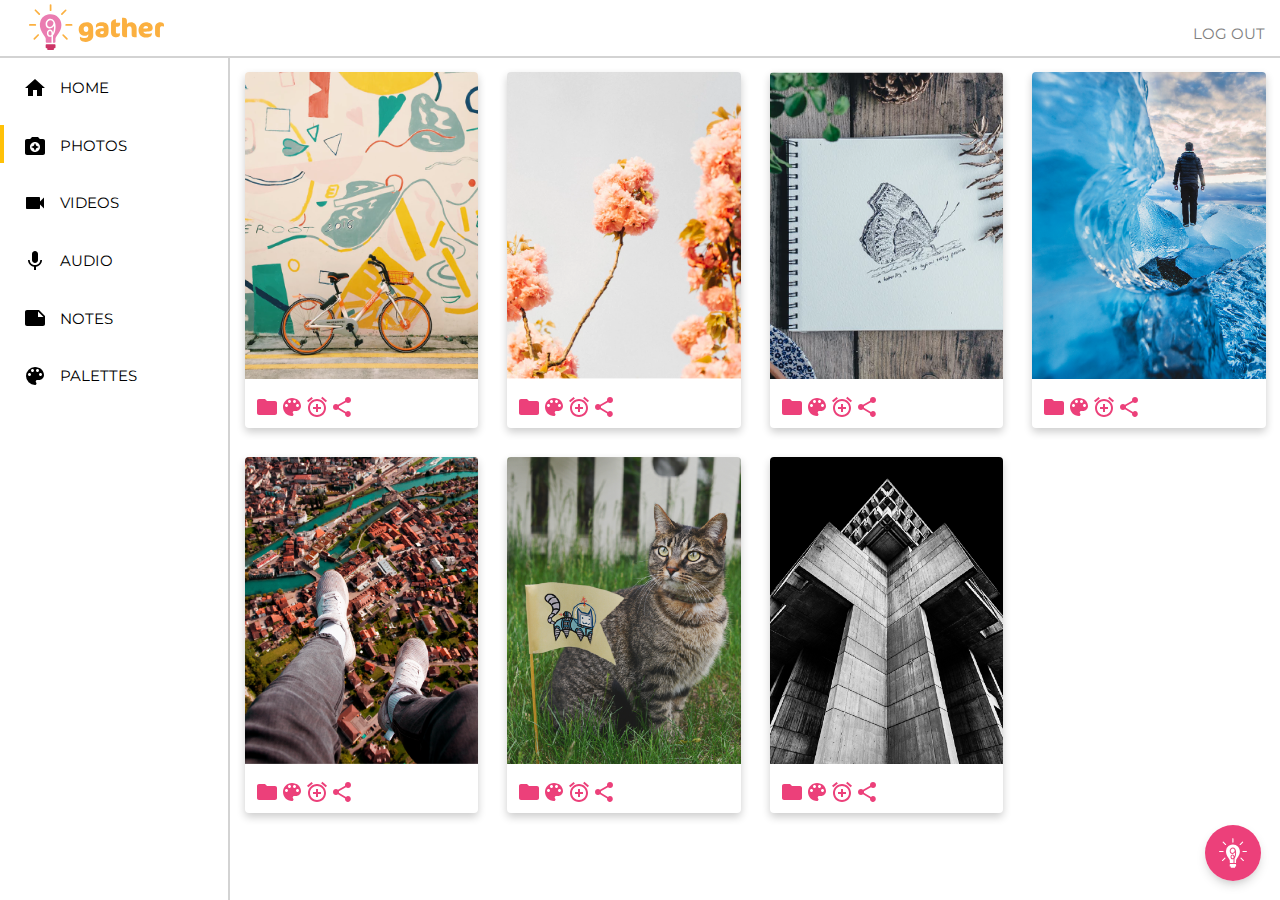
<file: pages/photo-collection.html>
<!DOCTYPE html>
<html lang="en-ca">
<head>
  <meta charset="utf-8">
  <title>Gather | Photo Collections</title>
  <link rel="icon" type="image/png" href="../icons/fav-icon.png">
  <link href="../css/nav-fab.css" rel="stylesheet">
  <link href="../css/modules.css" rel="stylesheet">
  <link href="../css/grid.css" rel="stylesheet">
  <link href="../css/type.css" rel="stylesheet">
  <link href="../css/photo-collection.css" rel="stylesheet">
  <link href="../css/hamburger-button.css" rel="stylesheet">
  <link href="../css/left-nav.css" rel="stylesheet">
  <link href="../css/header.css" rel="stylesheet">
  <link href="https://fonts.googleapis.com/css?family=Montserrat:400,700" rel="stylesheet">

</head>

<header>
  <div class="header-all">
    <nav role="navigation" class="toggle absolute" itemprop="navigation">
      <div id="menuToggle">
        <input type="checkbox" />
        <span></span>
        <span></span>
        <span></span>
        <ul id="menu">
          <a itemprop="url" align="left" class="micro island-1-4" href="../index.html"><li>HOME</li></a>
          <a itemprop="url" align="left" class="micro island-1-4" href="../pages/photo-collection.html"><li>PHOTOS</li></a>
          <a itemprop="url" align="left" class="micro island-1-4" href="../pages/video-collection.html"><li>VIDEOS</li></a>
          <a itemprop="url" align="left" class="micro island-1-4" href="../pages/audio-collection.html"><li>AUDIO</li></a>
          <a itemprop="url" align="left" class="micro island-1-4" href="../pages/note-collection.html"><li>NOTES</li></a>
          <a itemprop="url" align="left" class="micro island-1-4" href="../pages/palette-collection.html"><li>PALETTES</li></a>
        </ul>
      </div>
    </nav>
    <img src="../images/logo.svg" alt="Gather Logo" class="logo-top">
    <a class="logout micro" href="#">LOG OUT</a>
  </div>
  </div>
</header>


<nav class="big-nav">
  <div class="grid">
    <a href="../index.html" class="unit xs-1 s-1 m-1 l-1 xl-1 nav-buttons">
      <i class="icon i-24 nav-icon"><svg><use xlink:href="../icons/icons.svg#home"/></svg></i>
      <p class="nav-titles micro">HOME</p>
    </a>
    <a href="../pages/photo-collection.html" class="unit xs-1 s-1 m-1 l-1 xl-1 nav-buttons current">
      <i class="icon i-24 nav-icon"><svg><use xlink:href="../icons/icons.svg#camera"/></svg></i>
      <p class="nav-titles micro">PHOTOS</p>
    </a>
    <a href="../pages/video-collection.html" class="unit xs-1 s-1 m-1 l-1 xl-1 nav-buttons">
      <i class="icon i-24 nav-icon"><svg><use xlink:href="../icons/icons.svg#video"/></svg></i>
      <p class="nav-titles micro">VIDEOS</p>
    </a>
    <a href="../pages/audio-collection.html" class="unit xs-1 s-1 m-1 l-1 xl-1 nav-buttons">
      <i class="icon i-24 nav-icon"><svg><use xlink:href="../icons/icons.svg#audio"/></svg></i>
      <p class="nav-titles micro">AUDIO</p>
    </a>
    <a href="../pages/note-collection.html" class="unit xs-1 s-1 m-1 l-1 xl-1 nav-buttons">
      <i class="icon i-24 nav-icon"><svg><use xlink:href="../icons/icons.svg#note"/></svg></i>
      <p class="nav-titles micro">NOTES</p>
    </a>
    <a href="../pages/palette-collection.html" class="unit xs-1 s-1 m-1 l-1 xl-1 nav-buttons">
      <i class="icon i-24 nav-icon"><svg><use xlink:href="../icons/icons.svg#palette2"/></svg></i>
      <p class="nav-titles micro">PALETTES</p>
    </a>

</nav>

<body>

  <nav class="container-nav">
    <a href="../pages/photo.html" class="buttons nav-icon nav-i-32" tooltip="Photo">
      <img class="nav-icon nav-i-32" src="../icons/fab-photo.svg">
    </a>
    <a href="../pages/video.html" class="buttons nav-icon nav-i-32" tooltip="Video">
      <img class="nav-icon nav-i-32" src="../icons/fab-video.svg">
    </a>
    <a href="../pages/audio.html" class="buttons nav-icon nav-i-32" tooltip="Audio">
      <img class="nav-icon nav-i-32" src="../icons/fab-audio.svg">
    </a>
    <a href="../pages/notes.html" class="buttons nav-icon nav-i-32" tooltip="Notes">
      <img class="nav-icon nav-i-32" src="../icons/fab-notes.svg">
    </a>
    <a href="../pages/palettes.html" class="buttons nav-icon nav-i-32" tooltip="Palettes">
      <img class="nav-icon nav-i-32" src="../icons/fab-palettes.svg">
    </a>
    <a class="buttons nav-icon nav-i-48" tooltip="Add New" href="#">
      <img class="nav-icon nav-i-48" src="../icons/fab-add.svg">
    </a>
  </nav>


  <div class="all-cards">
    <section id="card" class="grid grid-middle">
    <div class="unit xs-1-2 s-1-2 m-1-3 l-1-4 xl-1-4 island-1-2">
      <div class="card">
        <div class="card-image-1" aria-label="image description">
        </div>
        <div class="container">
          <a class="card-icon card-i-20" href="#">
            <i class="icons">
              <img src="../icons/folder.svg" alt="Folder">
            </i>
          </a>
          <a class="card-icon card-i-20" href="#">
            <i>
              <img src="../icons/palette.svg" alt="Palette">
            </i>
          </a>
          <a class="card-icon card-i-20" href="#">
            <i>
              <img src="../icons/reminder.svg" alt="Set Reminder">
            </i>
          </a>
          <a class="card-icon card-i-20" href="#">
            <i>
              <img src="../icons/share.svg" alt="Share">
            </i>
          </a>
        </div>
      </div>
    </div>
    <div class="unit xs-1-2 s-1-2 m-1-3 l-1-4 xl-1-4 island-1-2">
      <div class="card">
        <div class="card-image-2" aria-label="image description">
        </div>
        <div class="container">
          <a class="card-icon card-i-20" href="#">
            <i class="icons">
              <img src="../icons/folder.svg" alt="Folder">
            </i>
          </a>
          <a class="card-icon card-i-20" href="#">
            <i>
              <img src="../icons/palette.svg" alt="Palette">
            </i>
          </a>
          <a class="card-icon card-i-20" href="#">
            <i>
              <img src="../icons/reminder.svg" alt="Set Reminder">
            </i>
          </a>
          <a class="card-icon card-i-20" href="#">
            <i>
              <img src="../icons/share.svg" alt="Share">
            </i>
          </a>
        </div>
      </div>
    </div>
    <div class="unit xs-1-2 s-1-2 m-1-3 l-1-4 xl-1-4 island-1-2">
      <div class="card">
        <div class="card-image-6" aria-label="image description">
        </div>
        <div class="container">
          <a class="card-icon card-i-20" href="#">
            <i class="icons">
              <img src="../icons/folder.svg" alt="Folder">
            </i>
          </a>
          <a class="card-icon card-i-20" href="#">
            <i>
              <img src="../icons/palette.svg" alt="Palette">
            </i>
          </a>
          <a class="card-icon card-i-20" href="#">
            <i>
              <img src="../icons/reminder.svg" alt="Set Reminder">
            </i>
          </a>
          <a class="card-icon card-i-20" href="#">
            <i>
              <img src="../icons/share.svg" alt="Share">
            </i>
          </a>
        </div>
      </div>
    </div>
    <div class="unit xs-1-2 s-1-2 m-1-3 l-1-4 xl-1-4 island-1-2">
      <div class="card">
        <div class="card-image-9" aria-label="image description">
        </div>
        <div class="container">
          <a class="card-icon card-i-20" href="#">
            <i class="icons">
              <img src="../icons/folder.svg" alt="Folder">
            </i>
          </a>
          <a class="card-icon card-i-20" href="#">
            <i>
              <img src="../icons/palette.svg" alt="Palette">
            </i>
          </a>
          <a class="card-icon card-i-20" href="#">
            <i>
              <img src="../icons/reminder.svg" alt="Set Reminder">
            </i>
          </a>
          <a class="card-icon card-i-20" href="#">
            <i>
              <img src="../icons/share.svg" alt="Share">
            </i>
          </a>
        </div>
      </div>
    </div>
    <div class="unit xs-1-2 s-1-2 m-1-3 l-1-4 xl-1-4 island-1-2">
      <div class="card">
        <div class="card-image-10" aria-label="image description">
        </div>
        <div class="container">
          <a class="card-icon card-i-20" href="#">
            <i class="icons">
              <img src="../icons/folder.svg" alt="Folder">
            </i>
          </a>
          <a class="card-icon card-i-20" href="#">
            <i>
              <img src="../icons/palette.svg" alt="Palette">
            </i>
          </a>
          <a class="card-icon card-i-20" href="#">
            <i>
              <img src="../icons/reminder.svg" alt="Set Reminder">
            </i>
          </a>
          <a class="card-icon card-i-20" href="#">
            <i>
              <img src="../icons/share.svg" alt="Share">
            </i>
          </a>
        </div>
      </div>
    </div>
    <div class="unit xs-1-2 s-1-2 m-1-3 l-1-4 xl-1-4 island-1-2">
      <div class="card">
        <div class="card-image-11" aria-label="image description">
        </div>
        <div class="container">
          <a class="card-icon card-i-20" href="#">
            <i class="icons">
              <img src="../icons/folder.svg" alt="Folder">
            </i>
          </a>
          <a class="card-icon card-i-20" href="#">
            <i>
              <img src="../icons/palette.svg" alt="Palette">
            </i>
          </a>
          <a class="card-icon card-i-20" href="#">
            <i>
              <img src="../icons/reminder.svg" alt="Set Reminder">
            </i>
          </a>
          <a class="card-icon card-i-20" href="#">
            <i>
              <img src="../icons/share.svg" alt="Share">
            </i>
          </a>
        </div>
      </div>
    </div>
    <div class="unit xs-1-2 s-1-2 m-1-3 l-1-4 xl-1-4 island-1-2">
      <div class="card">
        <div class="card-image-12" aria-label="image description">
        </div>
        <div class="container">
          <a class="card-icon card-i-20" href="#">
            <i class="icons">
              <img src="../icons/folder.svg" alt="Folder">
            </i>
          </a>
          <a class="card-icon card-i-20" href="#">
            <i>
              <img src="../icons/palette.svg" alt="Palette">
            </i>
          </a>
          <a class="card-icon card-i-20" href="#">
            <i>
              <img src="../icons/reminder.svg" alt="Set Reminder">
            </i>
          </a>
          <a class="card-icon card-i-20" href="#">
            <i>
              <img src="../icons/share.svg" alt="Share">
            </i>
          </a>
        </div>
      </div>
    </div>
  </section>

  </body>
  </html>
</file>
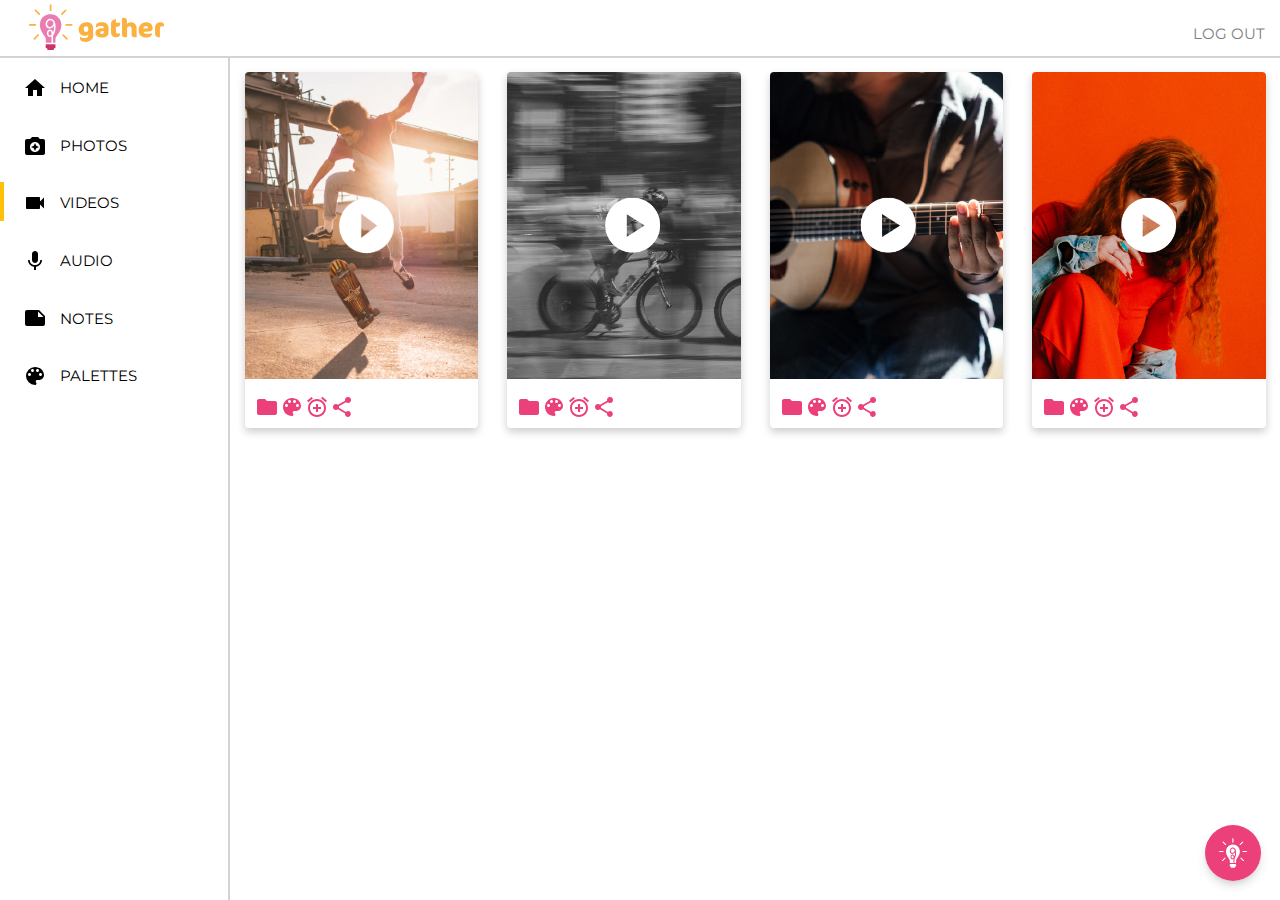
<file: pages/video-collection.html>
<!DOCTYPE html>
<html lang="en-ca">
<head>
  <meta charset="utf-8">
  <title>Gather | Video Collections</title>
  <link rel="icon" type="image/png" href="../icons/fav-icon.png">
  <link href="../css/nav-fab.css" rel="stylesheet">
  <link href="../css/modules.css" rel="stylesheet">
  <link href="../css/grid.css" rel="stylesheet">
  <link href="../css/type.css" rel="stylesheet">
  <link href="../css/video-collection.css" rel="stylesheet">
  <link href="../css/left-nav.css" rel="stylesheet">
  <link href="../css/hamburger-button.css" rel="stylesheet">
  <link href="../css/header.css" rel="stylesheet">
  <link href="https://fonts.googleapis.com/css?family=Montserrat:400,700" rel="stylesheet">

</head>

<header>
  <div class="header-all">
    <nav role="navigation" class="toggle absolute" itemprop="navigation">
      <div id="menuToggle">
        <input type="checkbox" />
        <span></span>
        <span></span>
        <span></span>
        <ul id="menu">
          <a itemprop="url" align="left" class="micro island-1-4" href="../index.html"><li>HOME</li></a>
          <a itemprop="url" align="left" class="micro island-1-4" href="../pages/photo-collection.html"><li>PHOTOS</li></a>
          <a itemprop="url" align="left" class="micro island-1-4" href="../pages/video-collection.html"><li>VIDEOS</li></a>
          <a itemprop="url" align="left" class="micro island-1-4" href="../pages/audio-collection.html"><li>AUDIO</li></a>
          <a itemprop="url" align="left" class="micro island-1-4" href="../pages/note-collection.html"><li>NOTES</li></a>
          <a itemprop="url" align="left" class="micro island-1-4" href="../pages/palette-collection.html"><li>PALETTES</li></a>
        </ul>
      </div>
    </nav>
    <img src="../images/logo.svg" alt="Gather Logo" class="logo-top">
    <a class="logout micro" href="#">LOG OUT</a>
  </div>
  </div>
</header>

<nav class="big-nav">
  <div class="grid">
    <a href="../index.html" class="unit xs-1 s-1 m-1 l-1 xl-1 nav-buttons">
      <i class="icon i-24 nav-icon"><svg><use xlink:href="../icons/icons.svg#home"/></svg></i>
      <p class="nav-titles micro">HOME</p>
    </a>
    <a href="../pages/photo-collection.html" class="unit xs-1 s-1 m-1 l-1 xl-1 nav-buttons">
      <i class="icon i-24 nav-icon"><svg><use xlink:href="../icons/icons.svg#camera"/></svg></i>
      <p class="nav-titles micro">PHOTOS</p>
    </a>
    <a href="../pages/video-collection.html" class="unit xs-1 s-1 m-1 l-1 xl-1 nav-buttons current">
      <i class="icon i-24 nav-icon"><svg><use xlink:href="../icons/icons.svg#video"/></svg></i>
      <p class="nav-titles micro">VIDEOS</p>
    </a>
    <a href="../pages/audio-collection.html" class="unit xs-1 s-1 m-1 l-1 xl-1 nav-buttons">
      <i class="icon i-24 nav-icon"><svg><use xlink:href="../icons/icons.svg#audio"/></svg></i>
      <p class="nav-titles micro">AUDIO</p>
    </a>
    <a href="../pages/note-collection.html" class="unit xs-1 s-1 m-1 l-1 xl-1 nav-buttons">
      <i class="icon i-24 nav-icon"><svg><use xlink:href="../icons/icons.svg#note"/></svg></i>
      <p class="nav-titles micro">NOTES</p>
    </a>
    <a href="../pages/palette-collection.html" class="unit xs-1 s-1 m-1 l-1 xl-1 nav-buttons">
      <i class="icon i-24 nav-icon"><svg><use xlink:href="../icons/icons.svg#palette2"/></svg></i>
      <p class="nav-titles micro">PALETTES</p>
    </a>

</nav>

<body>

  <nav class="container-nav">
    <a href="../pages/photo.html" class="buttons nav-icon nav-i-32" tooltip="Photo">
      <img class="nav-icon nav-i-32" src="../icons/fab-photo.svg">
    </a>
    <a href="../pages/video.html" class="buttons nav-icon nav-i-32" tooltip="Video">
      <img class="nav-icon nav-i-32" src="../icons/fab-video.svg">
    </a>
    <a href="../pages/audio.html" class="buttons nav-icon nav-i-32" tooltip="Audio">
      <img class="nav-icon nav-i-32" src="../icons/fab-audio.svg">
    </a>
    <a href="../pages/notes.html" class="buttons nav-icon nav-i-32" tooltip="Notes">
      <img class="nav-icon nav-i-32" src="../icons/fab-notes.svg">
    </a>
    <a href="../pages/palettes.html" class="buttons nav-icon nav-i-32" tooltip="Palettes">
      <img class="nav-icon nav-i-32" src="../icons/fab-palettes.svg">
    </a>
    <a class="buttons nav-icon nav-i-48" tooltip="Add New" href="#">
      <img class="nav-icon nav-i-48" src="../icons/fab-add.svg">
    </a>
  </nav>


  <div class="all-cards">
    <section id="card" class="grid grid-middle">
    <div class="unit xs-1-2 s-1-2 m-1-3 l-1-4 xl-1-4 island-1-2">
      <div class="card">
        <div class="card-image-8" aria-label="image description">
        </div>
        <div class="container">
          <a class="card-icon card-i-20" href="#">
            <i class="icons">
              <img src="../icons/folder.svg" alt="Folder">
            </i>
          </a>
          <a class="card-icon card-i-20" href="#">
            <i>
              <img src="../icons/palette.svg" alt="Palette">
            </i>
          </a>
          <a class="card-icon card-i-20" href="#">
            <i>
              <img src="../icons/reminder.svg" alt="Set Reminder">
            </i>
          </a>
          <a class="card-icon card-i-20" href="#">
            <i>
              <img src="../icons/share.svg" alt="Share">
            </i>
          </a>
        </div>
      </div>
    </div>
    <div class="unit xs-1-2 s-1-2 m-1-3 l-1-4 xl-1-4 island-1-2">
      <div class="card">
        <div class="card-image-15" aria-label="image description">
        </div>
        <div class="container">
          <a class="card-icon card-i-20" href="#">
            <i class="icons">
              <img src="../icons/folder.svg" alt="Folder">
            </i>
          </a>
          <a class="card-icon card-i-20" href="#">
            <i>
              <img src="../icons/palette.svg" alt="Palette">
            </i>
          </a>
          <a class="card-icon card-i-20" href="#">
            <i>
              <img src="../icons/reminder.svg" alt="Set Reminder">
            </i>
          </a>
          <a class="card-icon card-i-20" href="#">
            <i>
              <img src="../icons/share.svg" alt="Share">
            </i>
          </a>
        </div>
      </div>
    </div>
    <div class="unit xs-1-2 s-1-2 m-1-3 l-1-4 xl-1-4 island-1-2">
      <div class="card">
        <div class="card-image-16" aria-label="image description">
        </div>
        <div class="container">
          <a class="card-icon card-i-20" href="#">
            <i class="icons">
              <img src="../icons/folder.svg" alt="Folder">
            </i>
          </a>
          <a class="card-icon card-i-20" href="#">
            <i>
              <img src="../icons/palette.svg" alt="Palette">
            </i>
          </a>
          <a class="card-icon card-i-20" href="#">
            <i>
              <img src="../icons/reminder.svg" alt="Set Reminder">
            </i>
          </a>
          <a class="card-icon card-i-20" href="#">
            <i>
              <img src="../icons/share.svg" alt="Share">
            </i>
          </a>
        </div>
      </div>
    </div>
    <div class="unit xs-1-2 s-1-2 m-1-3 l-1-4 xl-1-4 island-1-2">
      <div class="card">
        <div class="card-image-17" aria-label="image description">
        </div>
        <div class="container">
          <a class="card-icon card-i-20" href="#">
            <i class="icons">
              <img src="../icons/folder.svg" alt="Folder">
            </i>
          </a>
          <a class="card-icon card-i-20" href="#">
            <i>
              <img src="../icons/palette.svg" alt="Palette">
            </i>
          </a>
          <a class="card-icon card-i-20" href="#">
            <i>
              <img src="../icons/reminder.svg" alt="Set Reminder">
            </i>
          </a>
          <a class="card-icon card-i-20" href="#">
            <i>
              <img src="../icons/share.svg" alt="Share">
            </i>
          </a>
        </div>
      </div>
    </div>
  </section>

  </body>
  </html>
</file>
<file: css/nav-fab.css>
/* FAB icons */

.nav-icon {
  display: inline-block;
  position: relative;
  background: transparent none no-repeat center center;
  background-size: contain;
  vertical-align: middle;
}

.nav-i-32 {
  height: 32px;
  width: 32px;
}
.nav-i-48, .i--48 {
  height: 48px;
  width: 48px;
}

.nav-icon img,
.nav-icon svg {
  left: 0;
  height: 100%;
  position: absolute;
  top: 0;
  width: 100%;
  fill: currentColor;
}

/* FAB button */

.container-nav {
  bottom: 0;
  position: fixed;
  margin: 1em;
  right: 0px;
  z-index: 1000;
}

.buttons {
  box-shadow: 0px 5px 11px -2px rgba(0, 0, 0, 0.18),
              0px 4px 12px -7px rgba(0, 0, 0, 0.15);
  border-radius: 50%;
  display: block;
  width: 56px;
  height: 56px;
  margin: 20px auto 0;
  position: relative;
  -webkit-transition: all .1s ease-out;
          transition: all .1s ease-out;
}

.buttons:active,
.buttons:focus,
.buttons:hover {
  box-shadow: 0 0 4px rgba(0,0,0,.14),
    0 4px 8px rgba(0,0,0,.28);
}

.buttons:not(:last-child) {
  width: 40px;
  height: 40px;
  margin: 20px auto 0;
  opacity: 0;
  -webkit-transform: translateY(50px);
      -ms-transform: translateY(50px);
          transform: translateY(50px);
}

.container-nav:hover
.buttons:not(:last-child) {
  opacity: 1;
  -webkit-transform: none;
      -ms-transform: none;
          transform: none;
  margin: 15px auto 0;
}

/* Styling for sliding up buttons at differnt speeds */

/* .buttons:nth-last-child(1) {
  -webkit-transition-delay: 25ms;
          transition-delay: 25ms;
  background-size: contain;
}

.buttons:not(:last-child):nth-last-child(2) {
  -webkit-transition-delay: 50ms;
          transition-delay: 20ms;
  background-size: contain;
}

.buttons:not(:last-child):nth-last-child(3) {
  -webkit-transition-delay: 75ms;
          transition-delay: 40ms;
  background-size: contain;
}

.buttons:not(:last-child):nth-last-child(4) {
  -webkit-transition-delay: 100ms;
          transition-delay: 60ms;
  background-size: contain;
} */

/* Tooltip for hover */

[tooltip]:before {
  bottom: 25%;
  font-family: arial;
  font-weight: 600;
  border-radius: 2px;
  background: #585858;
  color: #fff;
  content: attr(tooltip);
  font-size: 12px;
  visibility: hidden;
  opacity: 0;
  padding: 5px 7px;
  margin-right: 12px;
  position: absolute;
  right: 100%;
  white-space: nowrap;
}

[tooltip]:hover:before,
[tooltip]:hover:after {
  visibility: visible;
  opacity: 1;
}
</file>
<file: css/modules.css>
/*
 * Modulifier || Code released under the UNLICENSE
 * Code under other copyrights & licenses listed below.
 * https://modulifier.web-dev.tools/#responsive;images;list-group;embed;media-object;icons;hidden;positioning;nice-lists;forms;buttons;accessibility;print
 */

@-moz-viewport { width: device-width; scale: 1; }
@-ms-viewport { width: device-width; scale: 1; }
@-o-viewport { width: device-width; scale: 1; }
@-webkit-viewport { width: device-width; scale: 1; }
@viewport { width: device-width; scale: 1; }

html {
  box-sizing: border-box;
  -moz-text-size-adjust: 100%;
  -ms-text-size-adjust: 100%;
  -webkit-text-size-adjust: 100%;
  text-size-adjust: 100%;
}

*, *::before, *::after {
  box-sizing: inherit;
}

body {
  margin: 0;
}

article,
aside,
details,
figcaption,
figure,
footer,
header,
main,
menu,
nav,
section,
summary {
  display: block;
}

audio,
canvas,
progress,
video {
  display: inline-block;
  vertical-align: baseline;
}

template {
  display: none;
}

details {
  cursor: pointer;
}

audio:not([controls]) {
  display: none;
  height: 0;
}

a,
area,
button,
input,
label,
select,
textarea,
[tabindex] {
  -ms-touch-action: manipulation;
  touch-action: manipulation;
}

img {
  border: 0;
}

.img-flex,
.img-flex img {
  display: block;
  width: 100%;
}

svg {
  fill: currentColor;
}

svg:not(:root) {
  overflow: hidden;
}

svg.img-flex {
  width: 100%;
  height: 100%;
}

.image-replacement, .ir {
  overflow: hidden;
  direction: ltr;
  text-align: left;
  text-indent: 100%;
  white-space: nowrap;
}

.list-group, .list-group-inline, .list-group--inline {
  padding-left: 0;
  list-style-type: none;
}

.list-group > dd {
  margin-left: 0;
}

.list-group-inline::before,
.list-group-inline::after,
.list-group--inline::before,
.list-group--inline::after {
  content: "";
  display: table;
}

.list-group-inline::after,
.list-group--inline::after {
  clear: both;
}

.list-group-inline > li,
.list-group--inline > li {
  display: inline-block;
}

.list-group-inline > dt,
.list-group--inline > dt {
  clear: left;
  float: left;
  width: 11em;
}

.list-group-inline > dd,
.list-group--inline > dd {
  float: left;
  min-width: 12em;
}

.embed {
  margin-left: 0;
  margin-right: 0;
  overflow: hidden;
  position: relative;
  width: 100%;
}

.embed-1by1, .embed--1by1 {
  padding-top: 100%; /* Square */
}

.embed-4by3, .embed--4by3 {
  padding-top: 75%; /* Traditional TV/computer screens */
}

.embed-iso216, .embed--iso216 {
  padding-top: 70.92%; /* A-standard paper sizes */
}

.embed-3by2, .embed--3by2 {
  padding-top: 66.6%; /* Classic 35 mm film & most digital photos, landscape */
}

.embed-2by3, .embed--2by3 {
  padding-top: 150%; /* Classic 35 mm film & most digital photos, portrait */
}

.embed-golden, .embed--golden {
  padding-top: 61.8%; /* The Golden Ratio */
}

.embed-16by9, .embed--16by9 {
  padding-top: 56.25%; /* HD TV */
}

.embed-185by100, .embed--185by100 {
  padding-top: 54.05%; /* Common widescreen cinema */
}

.embed-24by10, .embed--24by10 {
  padding-top: 41.667%; /* Widescreen cinema: 2.4:1 */
}

.embed-3by1, .embed--3by1 {
  padding-top: 33.3333%; /* Panorama photos */
}

.embed-4by1, .embed--4by1 {
  padding-top: 25%; /* Polyvision */
}

.embed-5by1, .embed--5by1 {
  padding-top: 20%; /* Really wide... */
}

.embed-item, .embed__item {
  min-height: 100%;
  left: 0;
  position: absolute;
  top: 0;
  width: 100%;
}

.media {
  overflow: hidden;
}

.media-img, .media__img {
  float: left;
}

.media-img-reversed, .media__img--reversed {
  float: right;
}

.media-img-stacked, .media__img--stacked {
  float: none;
}

.media-body, .media__body {
  overflow: hidden;
  min-width: 12em; /* Slightly less than 200px, responsiveness built in */
}

.icon {
  display: inline-block;
  position: relative;
  background: transparent none no-repeat center center;
  background-size: contain;
  vertical-align: middle;
}

.i-16, .i--16 {
  height: 16px;
  width: 16px;
}

.i-18, .i--18 {
  height: 18px;
  width: 18px;
}

.i-20, .i--20 {
  height: 20px;
  width: 20px;
}

.i-24, .i--24 {
  height: 24px;
  width: 24px;
}

.i-32, .i--32 {
  height: 32px;
  width: 32px;
}

.i-48, .i--48 {
  height: 48px;
  width: 48px;
}

.i-64, .i--64 {
  height: 64px;
  width: 64px;
}

.i-96, .i--96 {
  height: 96px;
  width: 96px;
}

.i-128, .i--128 {
  height: 128px;
  width: 128px;
}

.i-192, .i--192 {
  height: 192px;
  width: 192px;
}

.i-256, .i--256 {
  height: 256px;
  width: 256px;
}

.icon img,
.icon svg {
  left: 0;
  height: 100%;
  position: absolute;
  top: 0;
  width: 100%;
  fill: currentColor;
}

.icon-label {
  vertical-align: middle;
}

.icon-link,
.icon-link:focus,
.icon-link:hover {
  text-decoration: none;
}

[hidden], .hidden {
  /* stylelint-disable declaration-no-important */
  display: none !important;
  visibility: hidden !important;
  /* stylelint-enable */
}

.visually-hidden {
  height: 1px;
  margin: -1px;
  overflow: hidden;
  padding: 0;
  position: absolute;
  width: 1px;
  border: 0;
  clip: rect(0 0 0 0);
  clip-path: inset(50%);
}

.visually-hidden.focusable:active, .visually-hidden.focusable:focus {
  height: auto;
  margin: 0;
  overflow: visible;
  position: static;
  width: auto;
  clip: auto;
  clip-path: none;
}

.invisible {
  visibility: hidden;
}

.chop,
.crop {
  overflow: hidden;
}

.truncate {
  max-width: 100%;
  overflow: hidden;
  width: 100%;
  text-overflow: ellipsis;
  white-space: nowrap;
}

.scrollable {
  max-width: 100%;
  overflow-x: auto;
  overflow-y: hidden;
  -webkit-overflow-scrolling: touch;
}

.clearfix::after {
  content: " ";
  display: block;
  clear: both;
}

.left {
  float: left;
}

.right {
  float: right;
}

.center-text,
.center-flow {
  text-align: center;
}

.center-block {
  margin-left: auto;
  margin-right: auto;
}

.no-auto-margins,
.not-centered {
  /* stylelint-disable declaration-no-important */
  margin-left: 0 !important;
  margin-right: 0 !important;
  /* stylelint-enable */
}

.center-content,
.center-content-vertical,
.center-contents,
.center-contents-vertical {
  display: -webkit-flex;
  display: -ms-flexbox;
  display: flex;
  -webkit-justify-content: center;
  -ms-flex-pack: center;
  justify-content: center;
  -webkit-align-items: center;
  -ms-flex-align: center;
  align-items: center;
  -webkit-align-content: center;
  -ms-flex-line-pack: center;
  align-content: center;
  -webkit-flex-direction: column wrap;
  -ms-flex-direction: column wrap;
  flex-flow: column wrap;
}

.center-content-start,
.center-content-vertical-start,
.center-contents-start,
.center-contents-vertical-start {
  display: -webkit-flex;
  display: -ms-flexbox;
  display: flex;
  -webkit-justify-content: center;
  -ms-flex-pack: center;
  justify-content: center;
  -webkit-flex-direction: column wrap;
  -ms-flex-direction: column wrap;
  flex-flow: column wrap;
}

.center-content-horizontal,
.center-contents-horizontal {
  display: -webkit-flex;
  display: -ms-flexbox;
  display: flex;
  -webkit-justify-content: center;
  -ms-flex-pack: center;
  justify-content: center;
  -webkit-align-items: center;
  -ms-flex-align: center;
  align-items: center;
  -webkit-align-content: center;
  -ms-flex-line-pack: center;
  align-content: center;
  -webkit-flex-direction: row wrap;
  -ms-flex-direction: row wrap;
  flex-flow: row wrap;
}

.inline {
  display: inline;
}

.block {
  display: block;
}

.inline-block, .ib {
  display: inline-block;
}

.valign-top {
  vertical-align: top;
}

.valign-bottom {
  vertical-align: bottom;
}

.valign-middle {
  vertical-align: middle;
}

.fixed {
  position: fixed;
}

.relative {
  position: relative;
}

[class*="pin-"],
.absolute {
  position: absolute;
}

.static {
  position: static;
}

.zindex-1 {
  z-index: 1;
}

.zindex-2 {
  z-index: 2;
}

.zindex-3 {
  z-index: 3;
}

.zindex-1000 {
  z-index: 1000;
}

.pin-top-left,
.pin-left-top,
.pin-tl,
.pin-lt {
  top: 0;
  left: 0;
}

.pin-top-right,
.pin-right-top,
.pin-tr,
.pin-rt {
  top: 0;
  right: 0;
}

.pin-bottom-left,
.pin-left-bottom,
.pin-bl,
.pin-lb {
  bottom: 0;
  left: 0;
}

.pin-bottom-right,
.pin-right-bottom,
.pin-br,
.pin-rb {
  bottom: 0;
  right: 0;
}

.pin-top-center,
.pin-center-top,
.pin-tc,
.pin-ct {
  left: 50%;
  top: 0;
  transform: translateX(-50%);
}

.pin-bottom-center,
.pin-center-bottom,
.pin-bc,
.pin-cb {
  bottom: 0;
  left: 50%;
  transform: translateX(-50%);
}

.pin-center-left,
.pin-left-center,
.pin-cl,
.pin-lc {
  left: 0;
  top: 50%;
  transform: translateY(-50%);
}

.pin-center-right,
.pin-right-center,
.pin-cr,
.pin-rc {
  right: 0;
  top: 50%;
  transform: translateY(-50%);
}

.pin-center, .pin-c {
  left: 50%;
  top: 50%;
  transform: translate(-50%, -50%);
}

.width-quarter, .w-1-4 {
  width: 25%;
}

.width-half, .w-1-2 {
  width: 50%;
}

.width-full, .w-1 {
  width: 100%;
}

.height-quarter, .h-1-4 {
  height: 25%;
}

.height-half, .h-1-2 {
  height: 50%;
}

.height-full, .h-1 {
  height: 100%;
}

.height-win-quarter, .h-w-1-4 {
  height: 25vh;
  max-height: 46em;
}

.height-win-half, .h-w-1-2 {
  height: 50vh;
  max-height: 46em;
}

.height-win-full, .h-w-1 {
  height: 100vh;
  max-height: 46em;
}

ul {
  list-style-type: none;
}

ul > li::before {
  content: "·";
  float: left;
  margin-left: -1.6em;
  width: 1.3em;
  text-align: right;
}

ol {
  counter-reset: ol-simple-numbers;
  list-style-type: none;
}

ol > li::before {
  float: left;
  margin-left: -1.6em;
  width: 1.3em;
  counter-increment: ol-simple-numbers;
  content: counter(ol-simple-numbers);
  text-align: right;
}

.list-group > li::before,
.list-group-inline > li::before,
.list-group--inline > li::before {
  content: none;
}

/* stylelint-disable no-descending-specificity */

/*
 * (c) Nicolas Gallagher and Jonathan Neal of Normalize.css || MIT License
 *     https://necolas.github.io/normalize.css/
 */

button,
input,
optgroup,
select,
textarea {
  color: inherit;
  font: inherit;
  margin: 0;
}

button,
input {
  overflow: visible;
}

button,
select {
  text-transform: none;
}

button,
html [type="button"],
[type="reset"],
[type="submit"] {
  -webkit-appearance: button;
  cursor: pointer;
}

button[disabled],
html input[disabled] {
  cursor: default;
}

button::-moz-focus-inner,
input::-moz-focus-inner {
  border: 0;
  padding: 0;
}

[type="checkbox"],
[type="radio"] {
  opacity: 0;
  position: absolute;
  height: 1px;
  width: 1px;
}

[type="number"]::-webkit-inner-spin-button,
[type="number"]::-webkit-outer-spin-button {
  height: auto;
}

[type="search"]::-webkit-search-cancel-button,
[type="search"]::-webkit-search-decoration {
  -webkit-appearance: none;
}

fieldset {
  padding-left: 0;
  padding-right: 0;

  border: 0;
  border-top: 2px solid #666;
}

legend {
  color: inherit;
  display: table;
  max-width: 100%;
  padding: 0 .3em 0 0;
  white-space: normal;

  border: 0;

  font-weight: bold;
}

optgroup {
  font-weight: bold;
}

::-webkit-input-placeholder {
  color: inherit;
  opacity: .54;
}

::-webkit-file-upload-button {
  -webkit-appearance: button;
  font: inherit;
}

/* End Normalize.css code */

label,
.label-block {
  display: block;
  cursor: pointer;
}

[type="checkbox"] + label,
[type="radio"] + label,
.label-inline {
  display: inline-block;
}

input:not([type]),
[type="text"],
[type="number"],
[type="search"],
[type="url"],
[type="email"],
[type="password"],
[type="tel"],
[type="datetime-local"],
[type="month"],
[type="week"],
[type="date"],
[type="time"],
[type="range"],
select,
textarea {
  -moz-appearance: none;
  -webkit-appearance: none;
  appearance: none;
}

input,
textarea {
  display: block;
  width: 100%;

  background-color: #fff;
  border: 2px solid #666;
  border-radius: 0;
}

label {
  vertical-align: middle;
}

textarea {
  max-width: 100%;
  min-height: 4em;
  overflow: auto;
}

[type="color"] {
  display: inline-block;
  width: 2em;
}

select {
  display: block;
  width: 100%;

  background-image: url("data:image/svg+xml,%3Csvg xmlns='http://www.w3.org/2000/svg' width='256' height='256' viewBox='0 0 256 256'%3E%3Cpath fill='none' stroke='%23000' stroke-miterlimit='10' stroke-width='70' d='M36.3 82.1l91.9 91.8 91.5-91.8'/%3E%3C/svg%3E");
  background-repeat: no-repeat;
  background-position: calc(100% - .4em) center;
  background-size: 18px auto;
  background-color: #fff;
  border: 2px solid #666;
  border-radius: 0;
}

[type="checkbox"] + label::before {
  content: " ";
  display: inline-block;
  height: 1.8em;
  margin-right: .3em;
  position: relative;
  vertical-align: middle;
  top: -.1em;
  width: 1.8em;

  background-color: #fff;
  background-size: cover;
  border: 2px solid #666;

  line-height: inherit;
}

[type="checkbox"]:checked + label::before {
  background-image: url("data:image/svg+xml,%3Csvg xmlns='http://www.w3.org/2000/svg' width='256' height='256' viewBox='0 0 256 256'%3E%3Cpath fill='none' stroke='%23000' stroke-miterlimit='10' stroke-width='50' d='M49.9 130.1l50.8 50.7L206.1 75.2'/%3E%3C/svg%3E");
}

[type="checkbox"]:focus + label::before {
  outline: 3px solid #000;
  z-index: 1000;
}

[type="radio"] + label::before {
  content: " ";
  display: inline-block;
  height: 1.8em;
  margin-right: .3em;
  position: relative;
  vertical-align: middle;
  top: -.1em;
  width: 1.8em;

  background-color: #fff;
  background-size: cover;
  border: 2px solid #666;
  border-radius: 50%;

  line-height: inherit;
}

[type="radio"]:checked + label::before {
  background-image: url("data:image/svg+xml,%3Csvg xmlns='http://www.w3.org/2000/svg' width='256' height='256' viewBox='0 0 256 256'%3E%3Ccircle cx='128' cy='128' r='70.4'/%3E%3C/svg%3E");
}

[type="radio"]:focus + label::before,
[type="radio"] + label:focus::before {
  box-shadow: 0 0 0 3px #000;
  z-index: 1000;
}

[type="range"] {
  border: 0;
  background-color: #fff;
}

[type="range"]::-webkit-slider-runnable-track {
  height: 6px;

  -webkit-appearance: none;
  appearance: none;
  background-color: #ccc;
  border: 0;
  border-radius: 3px;
}

[type="range"]:active::-webkit-slider-runnable-track {
  background-color: #ccc;
}

[type="range"]::-moz-range-track {
  height: 6px;

  -moz-appearance: none;
  appearance: none;
  background-color: #ccc;
  border: 0;
  border-radius: 3px;
}

[type="range"]:active::-moz-range-track {
  background-color: #ccc;
}

[type="range"]::-ms-track {
  height: 6px;

  -ms-appearance: none;
  appearance: none;
  background-color: #ccc;
  border: 0;
  border-radius: 3px;
}

[type="range"]:active::-ms-track {
  background-color: #ccc;
}

[type="range"]::-webkit-slider-thumb {
  margin-top: -4px;
  height: 16px;
  width: 16px;

  -webkit-appearance: none;
  appearance: none;
  background-color: #000;
  border: none;
  border-radius: 50%;
}

[type="range"]:hover::-webkit-slider-thumb {
  background-color: #000;
}

[type="range"]:active::-webkit-slider-thumb {
  background-color: #000;
}

[type="range"]::-moz-range-thumb {
  margin-top: -4px;
  height: 16px;
  width: 16px;

  -webkit-appearance: none;
  appearance: none;
  background-color: #000;
  border: none;
  border-radius: 50%;
}

[type="range"]:hover::-moz-range-thumb {
  background-color: #000;
}

[type="range"]:active::-moz-range-thumb {
  background-color: #000;
}

[type="range"]::-ms-thumb {
  margin-top: -4px;
  height: 16px;
  width: 16px;

  -webkit-appearance: none;
  appearance: none;
  background-color: #000;
  border: none;
  border-radius: 50%;
}

[type="range"]:hover::-ms-thumb {
  background-color: #000;
}

[type="range"]:active::-ms-thumb {
  background-color: #000;
}

[type="checkbox"].hide-custom-input + label::before,
[type="checkbox"] + .hide-custom-input::before,
[type="radio"].hide-custom-input + label::before,
[type="radio"] + .hide-custom-input::before {
  content: none;
  display: none;
}

/* stylelint-enable */

.link-box {
  display: block;
  text-decoration: none;
}

/* stylelint-disable no-descending-specificity */

button,
.btn {
  cursor: pointer;
  display: inline-block;
  margin: 0;
  overflow: visible;
  padding: .375em .75em .42em;
  -webkit-appearance: none;
  -moz-appearance: none;
  appearance: none;
  background-color: #333;
  border-radius: 4px;
  border: 3px solid #333;
  color: #fff;
  font: inherit;
  text-decoration: none;
  text-transform: none;
}

button::-moz-focus-inner {
  border: 0;
  padding: 0;
}

/* stylelint-enable */

button:focus,
button:hover,
.btn:focus,
.btn:hover {
  background-color: #000;
  border-color: #000;
  color: #fff;
}

button[disabled] {
  cursor: default;
}

.btn-light, .btn--light {
  background-color: #e2e2e2;
  border-color: #e2e2e2;
  color: #000;
}

.btn-light:focus,
.btn-light:hover,
.btn--light:focus,
.btn--light:hover {
  background-color: #666;
  border-color: #666;
  color: #fff;
}

.btn-ghost,
.btn--ghost {
  background-color: transparent;
  border-color: #333;
  color: #000;
}

.btn-ghost:focus,
.btn-ghost:hover,
.btn--ghost:focus,
.btn--ghost:hover {
  background-color: #e2e2e2;
  border-color: #000;
  color: #000;
}

.btn-link {
  display: inline;
  padding: 0;
  background-color: transparent;
  border-radius: 0;
  border: 0;
  color: inherit;
}

.btn-link:focus,
.btn-link:hover {
  background-color: transparent;
  color: inherit;
}

a:hover, a:active {
  outline: none;
}

a:focus, [tabindex="0"]:focus {
  outline-offset: 3px;
}

.skip-links {
  margin: 0;
  padding: 0;
  list-style-type: none;
}

.skip-links > li::before {
  content: none; /* Remove the bullets if nice lists is selected */
}

.skip-links a,
.skip-links button {
  padding: .5em .75em;
  position: absolute;
  top: -10em;
  z-index: 10000; /* To make sure they're always on top */
  background-color: #000;
  border: 0;
  color: #fff;
  font-size: 1.125rem;
  font-weight: bold;
  text-decoration: none;
}

.skip-links a:focus,
.skip-links button:focus {
  outline-offset: 3px;
  top: 0;
}

[aria-busy="true"] {
  cursor: progress;
}

[aria-controls] {
  cursor: pointer;
}

[aria-disabled] {
  cursor: default;
}

.print-only {
  display: none;
  visibility: hidden;
}

.page-break-before {
  page-break-before: always;
}

.page-break-after {
  page-break-after: always;
}

.no-page-break-inside {
  page-break-inside: avoid;
}

@media print {

  /* stylelint-disable declaration-no-important */

  .no-print {
    display: none !important;
    visibility: hidden !important;
  }

  .print-only,
  .force-print {
    display: block !important;
    visibility: visible !important;
  }

  /* stylelint-enable */

  .visually-hidden.force-print {
    height: auto;
    margin: 0;
    overflow: visible;
    padding: 0;
    position: static;
    width: auto;
    border: 0;
    clip: initial;
    clip-path: none;
  }

  /*
   * (c) Fabien Sa || MIT License
   *     http://bafs.github.io/Gutenberg/
   */

  table,
  blockquote,
  pre,
  code,
  figure,
  li,
  hr,
  ul,
  ol,
  a,
  tr {
    page-break-inside: avoid;
  }

  h1, h2, h3, h4, h5, h6, p, a {
    orphans: 3;
    widows: 3;
  }

  h1,
  h2,
  h3,
  h4,
  h5,
  h6 {
    page-break-after: avoid;
    page-break-inside: avoid;
  }

  h1 + p,
  h2 + p,
  h3 + p,
  h4 + p,
  h5 + p,
  h6 + p {
    page-break-before: avoid;
  }

  img {
    page-break-after: auto;
    page-break-before: auto;
    page-break-inside: avoid;
  }

  /* stylelint-disable declaration-no-important */

  pre {
    white-space: pre-wrap !important;
    word-wrap: break-word;
  }

  /* stylelint-enable */

  /* End Gutenberg code */

  /*
   * (c) HTML5 Boilerplate || MIT License
   *     https://html5boilerplate.com/
   */

  /* stylelint-disable declaration-no-important */

  *, *::before, *::after, *::first-letter, *::first-line {
    background: none transparent !important;
    color: #000 !important;
    box-shadow: none !important;
    text-shadow: none !important;
  }

  /* stylelint-enable */

  a, a:visited {
    text-decoration: underline;
  }

  a[href]::after {
    content: " (" attr(href) ")";
  }

  abbr[title]::after {
    content: " (" attr(title) ")";
  }

  a[href^="#"]::after,
  a[href^="javascript:"]::after,
  a.no-print-href::after,
  a.href-no-print::after {
    content: "";
  }

  thead {
    display: table-header-group;
  }

  /* End HTML5 Boilerplate code */

}
</file>
<file: css/grid.css>
/*
  Gridifier || Code released under the UNLICENSE
  https://gridifier.web-dev.tools/#xs,4,0,0,0;s,4,25,0,0;m,4,38,1,1;l,4,60,1,1
*/

.grid {
  margin: 0;
  padding: 0;
  letter-spacing: -.31em;
  text-rendering: optimizeSpeed;
  display: -webkit-flex;
  display: -ms-flexbox;
  display: flex;
  -webkit-flex-flow: row wrap;
  -ms-flex-flow: row wrap;
  flex-flow: row wrap;
}

.grid-bottom {
  -webkit-align-items: flex-end;
  -ms-align-items: flex-end;
  align-items: flex-end;
}

.grid-middle {
  -webkit-align-items: center;
  -ms-align-items: center;
  align-items: center;
}

.grid-stretch {
  -webkit-align-items: stretch;
  -ms-align-items: stretch;
  align-items: stretch;
}

.opera-only :-o-prefocus,
.grid {
  word-spacing: -.43em;
}

.unit {
  letter-spacing: normal;
  text-rendering: auto;
  vertical-align: top;
  word-spacing: normal;
  display: inline-block;
  visibility: visible;
}

.grid-bottom .unit {
  vertical-align: bottom;
}

.grid-middle .unit {
  vertical-align: middle;
}

[class*="unit-push-"],
[class*="unit-pull-"] {
  position: relative;
}

.unit-content-distribute {
  display: -ms-flexbox;
  display: -webkit-flex;
  display: flex;
  -ms-flex-direction: column;
  -webkit-flex-direction: column;
  flex-direction: column;
  -ms-flex-pack: justify;
  -webkit-justify-content: space-between;
  justify-content: space-between;
}

.unit-content-center,
.unit-content-center-vertical {
  display: -webkit-flex;
  display: -ms-flexbox;
  display: flex;
  -webkit-justify-content: center;
  -ms-flex-pack: center;
  justify-content: center;
  -webkit-align-items: center;
  -ms-flex-align: center;
  align-items: center;
  -webkit-align-content: center;
  -ms-flex-line-pack: center;
  align-content: center;
  -webkit-flex-direction: column wrap;
  -ms-flex-direction: column wrap;
  flex-flow: column wrap;
}

.unit-content-center-horizontal {
  display: -webkit-flex;
  display: -ms-flexbox;
  display: flex;
  -webkit-justify-content: center;
  -ms-flex-pack: center;
  justify-content: center;
  -webkit-align-items: center;
  -ms-flex-align: center;
  align-items: center;
  -webkit-align-content: center;
  -ms-flex-line-pack: center;
  align-content: center;
  -webkit-flex-direction: row wrap;
  -ms-flex-direction: row wrap;
  flex-flow: row wrap;
}

.content-fill,
.content-stretch {
  -ms-flex-grow: 2;
  -webkit-flex-grow: 2;
  flex-grow: 2;
  max-width: 100%; /* @bugfix: IE 10, 11 */
}

.content-shrink {
  -ms-align-self: center;
  -webkit-align-self: center;
  align-self: center;
}

.unit-xs-hidden,
.xs-0 {
  display: none;
  visibility: hidden;
}

.unit-xs-centered {
  margin: 0 auto;
}

.unit-xs-1,
.xs-1 {
  display: block;
  visibility: visible;
  width: 100%;
}

.unit-xs-1-2,
.xs-1-2 {
  width: 50%;
}

.unit-xs-1-3,
.xs-1-3 {
  width: 33.3333%;
}

.unit-xs-2-3,
.xs-2-3 {
  width: 66.6667%;
}

.unit-xs-1-4,
.xs-1-4 {
  width: 25%;
}

.unit-xs-3-4,
.xs-3-4 {
  width: 75%;
}

.unit-xs-1-2,
.xs-1-2,
.unit-xs-1-3,
.xs-1-3,
.unit-xs-2-3,
.xs-2-3,
.unit-xs-1-4,
.xs-1-4,
.unit-xs-3-4,
.xs-3-4 {
  display: inline-block;
  visibility: visible;
}

.unit-xs-1-2[class*="-content-"],
.xs-1-2[class*="-content-"],
.unit-xs-1-3[class*="-content-"],
.xs-1-3[class*="-content-"],
.unit-xs-2-3[class*="-content-"],
.xs-2-3[class*="-content-"],
.unit-xs-1-4[class*="-content-"],
.xs-1-4[class*="-content-"],
.unit-xs-3-4[class*="-content-"],
.xs-3-4[class*="-content-"] {
  display: -webkit-flex;
  display: -ms-flexbox;
  display: flex;
}

.unit-xs-content-distribute,
.xs-content-distribute {
  display: -ms-flexbox;
  display: -webkit-flex;
  display: flex;
  -ms-flex-direction: column;
  -webkit-flex-direction: column;
  flex-direction: column;
  -ms-flex-pack: justify;
  -webkit-justify-content: space-between;
  justify-content: space-between;
}

.unit-xs-content-center,
.unit-xs-content-center-vertical {
  display: -webkit-flex;
  display: -ms-flexbox;
  display: flex;
  -webkit-justify-content: center;
  -ms-flex-pack: center;
  justify-content: center;
  -webkit-align-items: center;
  -ms-flex-align: center;
  align-items: center;
  -webkit-align-content: center;
  -ms-flex-line-pack: center;
  align-content: center;
  -webkit-flex-direction: column wrap;
  -ms-flex-direction: column wrap;
  flex-flow: column wrap;
}

.unit-xs-content-center-horizontal {
  display: -webkit-flex;
  display: -ms-flexbox;
  display: flex;
  -webkit-justify-content: center;
  -ms-flex-pack: center;
  justify-content: center;
  -webkit-align-items: center;
  -ms-flex-align: center;
  align-items: center;
  -webkit-align-content: center;
  -ms-flex-line-pack: center;
  align-content: center;
  -webkit-flex-direction: row wrap;
  -ms-flex-direction: row wrap;
  flex-flow: row wrap;
}

.xs-content-fill,
.xs-content-stretch {
  -ms-flex-grow: 2;
  -webkit-flex-grow: 2;
  flex-grow: 2;
  max-width: 100%; /* @bugfix: IE 10, 11 */
}

.xs-content-shrink {
  -ms-align-self: center;
  -webkit-align-self: center;
  align-self: center;
}

@media only screen and (min-width: 25em) {

  .unit-s-hidden,
  .s-0 {
    display: none;
    visibility: hidden;
  }

  .unit-s-centered {
    margin: 0 auto;
  }

  .unit-s-1,
  .s-1 {
    display: block;
    visibility: visible;
    width: 100%;
  }

  .unit-s-1-2,
  .s-1-2 {
    width: 50%;
  }

  .unit-s-1-3,
  .s-1-3 {
    width: 33.3333%;
  }

  .unit-s-2-3,
  .s-2-3 {
    width: 66.6667%;
  }

  .unit-s-1-4,
  .s-1-4 {
    width: 25%;
  }

  .unit-s-3-4,
  .s-3-4 {
    width: 75%;
  }

  .unit-s-1-2,
  .s-1-2,
  .unit-s-1-3,
  .s-1-3,
  .unit-s-2-3,
  .s-2-3,
  .unit-s-1-4,
  .s-1-4,
  .unit-s-3-4,
  .s-3-4 {
    display: inline-block;
    visibility: visible;
  }

  .unit-s-1-2[class*="-content-"],
  .s-1-2[class*="-content-"],
  .unit-s-1-3[class*="-content-"],
  .s-1-3[class*="-content-"],
  .unit-s-2-3[class*="-content-"],
  .s-2-3[class*="-content-"],
  .unit-s-1-4[class*="-content-"],
  .s-1-4[class*="-content-"],
  .unit-s-3-4[class*="-content-"],
  .s-3-4[class*="-content-"] {
    display: -webkit-flex;
    display: -ms-flexbox;
    display: flex;
  }

  .unit-s-content-distribute,
  .s-content-distribute {
    display: -ms-flexbox;
    display: -webkit-flex;
    display: flex;
    -ms-flex-direction: column;
    -webkit-flex-direction: column;
    flex-direction: column;
    -ms-flex-pack: justify;
    -webkit-justify-content: space-between;
    justify-content: space-between;
  }

  .unit-s-content-center,
  .unit-s-content-center-vertical {
    display: -webkit-flex;
    display: -ms-flexbox;
    display: flex;
    -webkit-justify-content: center;
    -ms-flex-pack: center;
    justify-content: center;
    -webkit-align-items: center;
    -ms-flex-align: center;
    align-items: center;
    -webkit-align-content: center;
    -ms-flex-line-pack: center;
    align-content: center;
    -webkit-flex-direction: column wrap;
    -ms-flex-direction: column wrap;
    flex-flow: column wrap;
  }

  .unit-s-content-center-horizontal {
    display: -webkit-flex;
    display: -ms-flexbox;
    display: flex;
    -webkit-justify-content: center;
    -ms-flex-pack: center;
    justify-content: center;
    -webkit-align-items: center;
    -ms-flex-align: center;
    align-items: center;
    -webkit-align-content: center;
    -ms-flex-line-pack: center;
    align-content: center;
    -webkit-flex-direction: row wrap;
    -ms-flex-direction: row wrap;
    flex-flow: row wrap;
  }

  .s-content-fill,
  .s-content-stretch {
    -ms-flex-grow: 2;
    -webkit-flex-grow: 2;
    flex-grow: 2;
    max-width: 100%; /* @bugfix: IE 10, 11 */
  }

  .s-content-shrink {
    -ms-align-self: center;
    -webkit-align-self: center;
    align-self: center;
  }

}

@media only screen and (min-width: 38em) {

  .unit-m-hidden,
  .m-0 {
    display: none;
    visibility: hidden;
  }

  .unit-m-centered {
    margin: 0 auto;
  }

  .unit-m-1,
  .m-1 {
    display: block;
    visibility: visible;
    width: 100%;
  }

  .unit-offset-m-0 {
    margin-left: 0;
  }

  .unit-push-m-0,
  .unit-pull-m-0 {
    left: 0;
  }

  .unit-m-1-2,
  .m-1-2 {
    width: 50%;
  }

  .unit-offset-m-1-2 {
    margin-left: 50%;
  }

  .unit-push-m-1-2 {
    left: 50%;
  }

  .unit-pull-m-1-2 {
    left: -50%;
  }

  .unit-m-1-3,
  .m-1-3 {
    width: 33.3333%;
  }

  .unit-offset-m-1-3 {
    margin-left: 33.3333%;
  }

  .unit-push-m-1-3 {
    left: 33.3333%;
  }

  .unit-pull-m-1-3 {
    left: -33.3333%;
  }

  .unit-m-2-3,
  .m-2-3 {
    width: 66.6667%;
  }

  .unit-offset-m-2-3 {
    margin-left: 66.6667%;
  }

  .unit-push-m-2-3 {
    left: 66.6667%;
  }

  .unit-pull-m-2-3 {
    left: -66.6667%;
  }

  .unit-m-1-4,
  .m-1-4 {
    width: 25%;
  }

  .unit-offset-m-1-4 {
    margin-left: 25%;
  }

  .unit-push-m-1-4 {
    left: 25%;
  }

  .unit-pull-m-1-4 {
    left: -25%;
  }

  .unit-m-3-4,
  .m-3-4 {
    width: 75%;
  }

  .unit-offset-m-3-4 {
    margin-left: 75%;
  }

  .unit-push-m-3-4 {
    left: 75%;
  }

  .unit-pull-m-3-4 {
    left: -75%;
  }

  .unit-m-1-2,
  .m-1-2,
  .unit-m-1-3,
  .m-1-3,
  .unit-m-2-3,
  .m-2-3,
  .unit-m-1-4,
  .m-1-4,
  .unit-m-3-4,
  .m-3-4 {
    display: inline-block;
    visibility: visible;
  }

  .unit-m-1-2[class*="-content-"],
  .m-1-2[class*="-content-"],
  .unit-m-1-3[class*="-content-"],
  .m-1-3[class*="-content-"],
  .unit-m-2-3[class*="-content-"],
  .m-2-3[class*="-content-"],
  .unit-m-1-4[class*="-content-"],
  .m-1-4[class*="-content-"],
  .unit-m-3-4[class*="-content-"],
  .m-3-4[class*="-content-"] {
    display: -webkit-flex;
    display: -ms-flexbox;
    display: flex;
  }

  .unit-m-content-distribute,
  .m-content-distribute {
    display: -ms-flexbox;
    display: -webkit-flex;
    display: flex;
    -ms-flex-direction: column;
    -webkit-flex-direction: column;
    flex-direction: column;
    -ms-flex-pack: justify;
    -webkit-justify-content: space-between;
    justify-content: space-between;
  }

  .unit-m-content-center,
  .unit-m-content-center-vertical {
    display: -webkit-flex;
    display: -ms-flexbox;
    display: flex;
    -webkit-justify-content: center;
    -ms-flex-pack: center;
    justify-content: center;
    -webkit-align-items: center;
    -ms-flex-align: center;
    align-items: center;
    -webkit-align-content: center;
    -ms-flex-line-pack: center;
    align-content: center;
    -webkit-flex-direction: column wrap;
    -ms-flex-direction: column wrap;
    flex-flow: column wrap;
  }

  .unit-m-content-center-horizontal {
    display: -webkit-flex;
    display: -ms-flexbox;
    display: flex;
    -webkit-justify-content: center;
    -ms-flex-pack: center;
    justify-content: center;
    -webkit-align-items: center;
    -ms-flex-align: center;
    align-items: center;
    -webkit-align-content: center;
    -ms-flex-line-pack: center;
    align-content: center;
    -webkit-flex-direction: row wrap;
    -ms-flex-direction: row wrap;
    flex-flow: row wrap;
  }

  .m-content-fill,
  .m-content-stretch {
    -ms-flex-grow: 2;
    -webkit-flex-grow: 2;
    flex-grow: 2;
    max-width: 100%; /* @bugfix: IE 10, 11 */
  }

  .m-content-shrink {
    -ms-align-self: center;
    -webkit-align-self: center;
    align-self: center;
  }

}

@media only screen and (min-width: 60em) {

  .unit-l-hidden,
  .l-0 {
    display: none;
    visibility: hidden;
  }

  .unit-l-centered {
    margin: 0 auto;
  }

  .unit-l-1,
  .l-1 {
    display: block;
    visibility: visible;
    width: 100%;
  }

  .unit-offset-l-0 {
    margin-left: 0;
  }

  .unit-push-l-0,
  .unit-pull-l-0 {
    left: 0;
  }

  .unit-l-1-2,
  .l-1-2 {
    width: 50%;
  }

  .unit-offset-l-1-2 {
    margin-left: 50%;
  }

  .unit-push-l-1-2 {
    left: 50%;
  }

  .unit-pull-l-1-2 {
    left: -50%;
  }

  .unit-l-1-3,
  .l-1-3 {
    width: 33.3333%;
  }

  .unit-offset-l-1-3 {
    margin-left: 33.3333%;
  }

  .unit-push-l-1-3 {
    left: 33.3333%;
  }

  .unit-pull-l-1-3 {
    left: -33.3333%;
  }

  .unit-l-2-3,
  .l-2-3 {
    width: 66.6667%;
  }

  .unit-offset-l-2-3 {
    margin-left: 66.6667%;
  }

  .unit-push-l-2-3 {
    left: 66.6667%;
  }

  .unit-pull-l-2-3 {
    left: -66.6667%;
  }

  .unit-l-1-4,
  .l-1-4 {
    width: 25%;
  }

  .unit-offset-l-1-4 {
    margin-left: 25%;
  }

  .unit-push-l-1-4 {
    left: 25%;
  }

  .unit-pull-l-1-4 {
    left: -25%;
  }

  .unit-l-3-4,
  .l-3-4 {
    width: 75%;
  }

  .unit-offset-l-3-4 {
    margin-left: 75%;
  }

  .unit-push-l-3-4 {
    left: 75%;
  }

  .unit-pull-l-3-4 {
    left: -75%;
  }

  .unit-l-1-2,
  .l-1-2,
  .unit-l-1-3,
  .l-1-3,
  .unit-l-2-3,
  .l-2-3,
  .unit-l-1-4,
  .l-1-4,
  .unit-l-3-4,
  .l-3-4 {
    display: inline-block;
    visibility: visible;
  }

  .unit-l-1-2[class*="-content-"],
  .l-1-2[class*="-content-"],
  .unit-l-1-3[class*="-content-"],
  .l-1-3[class*="-content-"],
  .unit-l-2-3[class*="-content-"],
  .l-2-3[class*="-content-"],
  .unit-l-1-4[class*="-content-"],
  .l-1-4[class*="-content-"],
  .unit-l-3-4[class*="-content-"],
  .l-3-4[class*="-content-"] {
    display: -webkit-flex;
    display: -ms-flexbox;
    display: flex;
  }

  .unit-l-content-distribute,
  .l-content-distribute {
    display: -ms-flexbox;
    display: -webkit-flex;
    display: flex;
    -ms-flex-direction: column;
    -webkit-flex-direction: column;
    flex-direction: column;
    -ms-flex-pack: justify;
    -webkit-justify-content: space-between;
    justify-content: space-between;
  }

  .unit-l-content-center,
  .unit-l-content-center-vertical {
    display: -webkit-flex;
    display: -ms-flexbox;
    display: flex;
    -webkit-justify-content: center;
    -ms-flex-pack: center;
    justify-content: center;
    -webkit-align-items: center;
    -ms-flex-align: center;
    align-items: center;
    -webkit-align-content: center;
    -ms-flex-line-pack: center;
    align-content: center;
    -webkit-flex-direction: column wrap;
    -ms-flex-direction: column wrap;
    flex-flow: column wrap;
  }

  .unit-l-content-center-horizontal {
    display: -webkit-flex;
    display: -ms-flexbox;
    display: flex;
    -webkit-justify-content: center;
    -ms-flex-pack: center;
    justify-content: center;
    -webkit-align-items: center;
    -ms-flex-align: center;
    align-items: center;
    -webkit-align-content: center;
    -ms-flex-line-pack: center;
    align-content: center;
    -webkit-flex-direction: row wrap;
    -ms-flex-direction: row wrap;
    flex-flow: row wrap;
  }

  .l-content-fill,
  .l-content-stretch {
    -ms-flex-grow: 2;
    -webkit-flex-grow: 2;
    flex-grow: 2;
    max-width: 100%; /* @bugfix: IE 10, 11 */
  }

  .l-content-shrink {
    -ms-align-self: center;
    -webkit-align-self: center;
    align-self: center;
  }

}
</file>
<file: css/type.css>
/*
  Typografier || Code released under the UNLICENSE
  https://typografier.web-dev.tools/#0,100,1.3,1.067,0;38,110,1.4,1.125,1;60,120,1.5,1.125,1;90,130,1.5,1.125,1
*/

html {
  font-size: 100%;
  line-height: 1.3;
}

a {
  background-color: transparent;
  -webkit-text-decoration-skip: objects;
}

sub,
sup {
  font-size: 75%;
  line-height: 1px;
  position: relative;
  vertical-align: baseline;
}

sup {
  top: -.5em;
}

sub {
  bottom: -.25em;
}

pre,
code,
kbd,
samp {
  font-size: 100%;
}

abbr[title] {
  border-bottom: none;
  text-decoration: underline;
  text-decoration: underline dotted;
}

b,
strong {
  font-weight: bold;
}

dfn,
caption {
  font-style: italic;
}

hr {
  border: 0;
  border-top: 2px solid #000;
  height: 0;
}

table {
  border-collapse: collapse;
  border-spacing: 0;
  width: 100%;
  table-layout: fixed;
}

caption {
  text-align: left;
}

th,
td {
  border-bottom: 1px solid #000;
  text-align: left;
  vertical-align: top;
}

thead th {
  vertical-align: bottom;

  border-bottom-width: 2px;
}

.text-left {
  text-align: left;
}

.text-right {
  text-align: right;
}

.text-center {
  text-align: center;
}

.normal {
  font-weight: normal;
  font-style: normal;
}

.not-bold {
  font-weight: normal;
}

.not-italic {
  font-style: normal;
}

.bold {
  font-weight: bold;
}

.italic {
  font-style: italic;
}

.text-upper {
  text-transform: uppercase;
}

.text-lower {
  text-transform: lowercase;
}

.wrapper {
  margin-left: auto;
  margin-right: auto;
  max-width: 52em;
  width: 100%;
}

.wrapper-no-center {
  max-width: 52em;
  width: 100%;
}

.max-length {
  margin-left: auto;
  margin-right: auto;
  max-width: 36em;
  width: 100%;
}

.max-length-no-center {
  max-width: 36em;
  width: 100%;
}

h1,
h2,
h3,
h4,
h5,
h6,
p,
ul,
ol,
dl,
dd,
figure,
blockquote,
details,
hr,
fieldset,
pre,
table,
caption {
  margin: 0 0 1.3rem;
}

.tenamega {
  font-size: 2.0408rem;
  line-height: 2.925rem;
}

.tenakilo {
  font-size: 1.9127rem;
  line-height: 2.6rem;
}

.tena {
  font-size: 1.7926rem;
  line-height: 2.6rem;
}

.nina {
  font-size: 1.68rem;
  line-height: 2.275rem;
}

.yotta {
  font-size: 1.5745rem;
  line-height: 2.275rem;
}

.zetta {
  font-size: 1.4757rem;
  line-height: 1.95rem;
}

h1,
.exa {
  font-size: 1.383rem;
  line-height: 1.95rem;
}

h2,
.peta {
  font-size: 1.2962rem;
  line-height: 1.95rem;
}

h3,
.tera {
  font-size: 1.2148rem;
  line-height: 1.625rem;
}

h4,
.giga {
  font-size: 1.1385rem;
  line-height: 1.625rem;
}

h5,
.mega {
  font-size: 1.067rem;
  line-height: 1.625rem;
}

h6,
.kilo,
input,
textarea {
  font-size: 1rem;
  line-height: 1.3rem;
}

small,
.milli {
  font-size: .9372rem;
  line-height: 1.3rem;
}

.micro {
  font-size: .8784rem;
  line-height: 1.3rem;
}

ul {
  padding-left: 1em;
}

ol {
  padding-left: 1.6em;
}

input,
option,
select {
  height: calc(1.3rem + .1625rem + .1625rem);
}

[type="color"] {
  width: calc(1.3rem + .1625rem + .1625rem);
}

[type="checkbox"],
[type="radio"] {
  display: inline-block;
  height: auto;
}

.push {
  margin-bottom: 1.3rem;
}

.push-none,
.push-0 {
  margin-bottom: 0;
}

.push-double,
.push-2 {
  margin-bottom: 2.6rem;
}

.push-half,
.push-1-2 {
  margin-bottom: .65rem;
}

.push-quarter,
.push-1-4 {
  margin-bottom: .325rem;
}

.push-eighth,
.push-1-8 {
  margin-bottom: .1625rem;
}

.push-right-eighth,
.push-r-1-8 {
  margin-right: .1625rem;
}

.push-right-quarter,
.push-r-1-4 {
  margin-right: .325rem;
}

.push-right-half,
.push-r-1-2 {
  margin-right: .65rem;
}

.push-right,
.push-r {
  margin-right: 1.3rem;
}

.pad-top,
.pad-t {
  padding-top: 1.3rem;
}

.pad-bottom,
.pad-b {
  padding-bottom: 1.3rem;
}

.pad-top-double,
.pad-t-2 {
  padding-top: 2.6rem;
}

.pad-bottom-double,
.pad-b-2 {
  padding-bottom: 2.6rem;
}

.pad-top-half,
.pad-t-1-2 {
  padding-top: .65rem;
}

.pad-bottom-half,
.pad-b-1-2 {
  padding-bottom: .65rem;
}

.pad-top-quarter,
.pad-t-1-4 {
  padding-top: .325rem;
}

.pad-bottom-quarter,
.pad-b-1-4 {
  padding-bottom: .325rem;
}

.pad-top-eighth,
.pad-t-1-8 {
  padding-top: .1625rem;
}

.pad-bottom-eighth,
.pad-b-1-8 {
  padding-bottom: .1625rem;
}

.island {
  padding: 1.3rem;
}

.island-double,
.island-2 {
  padding: 2.6rem;
}

.island-half,
.island-1-2 {
  padding: .65rem;
}

.island-quarter,
.island-1-4,
td,
table th {
  padding: .325rem;
}

.island-eighth,
.island-1-8,
input:not([type="checkbox"]),
input:not([type="radio"]),
textarea {
  padding: .1625rem;
}

.gutter {
  padding-left: 1.3rem;
  padding-right: 1.3rem;
}

.gutter-double,
.gutter-2 {
  padding-left: 2.6rem;
  padding-right: 2.6rem;
}

.gutter-half,
.gutter-1-2 {
  padding-left: .65rem;
  padding-right: .65rem;
}

.gutter-quarter,
.gutter-1-4,
caption {
  padding-left: .325rem;
  padding-right: .325rem;
}

.gutter-eighth,
.gutter-1-8 {
  padding-left: .1625rem;
  padding-right: .1625rem;
}

select {
  padding: 0 .1625rem;
}

fieldset {
  padding: .325rem 0;

  border: 0;
  border-top: 2px solid #000;
}

legend {
  padding-right: .325rem;
}

@media only screen and (min-width: 38em) {

  html {
    font-size: 110%;
    line-height: 1.4;
  }

  h1,
  h2,
  h3,
  h4,
  h5,
  h6,
  p,
  ul,
  ol,
  dl,
  dd,
  figure,
  blockquote,
  details,
  hr,
  fieldset,
  pre,
  table,
  caption {
    margin: 0 0 1.4rem;
  }

  .tenamega {
    font-size: 3.6532rem;
    line-height: 4.9rem;
  }

  .tenakilo {
    font-size: 3.2473rem;
    line-height: 4.55rem;
  }

  .tena {
    font-size: 2.8865rem;
    line-height: 3.85rem;
  }

  .nina {
    font-size: 2.5658rem;
    line-height: 3.5rem;
  }

  .yotta {
    font-size: 2.2807rem;
    line-height: 3.15rem;
  }

  .zetta {
    font-size: 2.0273rem;
    line-height: 2.8rem;
  }

  h1,
  .exa {
    font-size: 1.802rem;
    line-height: 2.45rem;
  }

  h2,
  .peta {
    font-size: 1.6018rem;
    line-height: 2.1rem;
  }

  h3,
  .tera {
    font-size: 1.4238rem;
    line-height: 2.1rem;
  }

  h4,
  .giga {
    font-size: 1.2656rem;
    line-height: 1.75rem;
  }

  h5,
  .mega {
    font-size: 1.125rem;
    line-height: 1.75rem;
  }

  h6,
  .kilo,
  input,
  textarea {
    font-size: 1rem;
    line-height: 1.4rem;
  }

  small,
  .milli {
    font-size: .8889rem;
    line-height: 1.4rem;
  }

  .micro {
    font-size: .7901rem;
    line-height: 1.4rem;
  }

  ul,
  ol {
    padding-left: 0;
  }

  ul ul,
  ol ul {
    padding-left: 1em;
  }

  ol ol,
  ul ol {
    padding-left: 1.6em;
  }

  .hang-punc {
    float: left;
    margin-left: -1.4em;
    text-align: right;
    width: 1.3em;
  }

  table {
    margin-left: -.35rem;
    margin-right: -.35rem;
    width: calc(100% + .35rem + .35rem);
  }

  input,
  option,
  select {
    height: calc(1.4rem + .175rem + .175rem);
  }

  [type="color"] {
    width: calc(1.4rem + .175rem + .175rem);
  }

  [type="checkbox"],
  [type="radio"] {
    display: inline-block;
    height: auto;
  }

  .push {
    margin-bottom: 1.4rem;
  }

  .push-none,
  .push-0 {
    margin-bottom: 0;
  }

  .push-double,
  .push-2 {
    margin-bottom: 2.8rem;
  }

  .push-half,
  .push-1-2 {
    margin-bottom: .7rem;
  }

  .push-quarter,
  .push-1-4 {
    margin-bottom: .35rem;
  }

  .push-eighth,
  .push-1-8 {
    margin-bottom: .175rem;
  }

  .push-right-eighth,
  .push-r-1-8 {
    margin-right: .175rem;
  }

  .push-right-quarter,
  .push-r-1-4 {
    margin-right: .35rem;
  }

  .push-right-half,
  .push-r-1-2 {
    margin-right: .7rem;
  }

  .push-right,
  .push-r {
    margin-right: 1.4rem;
  }

  .pad-top,
  .pad-t {
    padding-top: 1.4rem;
  }

  .pad-bottom,
  .pad-b {
    padding-bottom: 1.4rem;
  }

  .pad-top-double,
  .pad-t-2 {
    padding-top: 2.8rem;
  }

  .pad-bottom-double,
  .pad-b-2 {
    padding-bottom: 2.8rem;
  }

  .pad-top-half,
  .pad-t-1-2 {
    padding-top: .7rem;
  }

  .pad-bottom-half,
  .pad-b-1-2 {
    padding-bottom: .7rem;
  }

  .pad-top-quarter,
  .pad-t-1-4 {
    padding-top: .35rem;
  }

  .pad-bottom-quarter,
  .pad-b-1-4 {
    padding-bottom: .35rem;
  }

  .pad-top-eighth,
  .pad-t-1-8 {
    padding-top: .175rem;
  }

  .pad-bottom-eighth,
  .pad-b-1-8 {
    padding-bottom: .175rem;
  }

  .island {
    padding: 1.4rem;
  }

  .island-double,
  .island-2 {
    padding: 2.8rem;
  }

  .island-half,
  .island-1-2 {
    padding: .7rem;
  }

  .island-quarter,
  .island-1-4,
  td,
  table th {
    padding: .35rem;
  }

  .island-eighth,
  .island-1-8,
  input:not([type="checkbox"]),
  input:not([type="radio"]),
  textarea {
    padding: .175rem;
  }

  .gutter {
    padding-left: 1.4rem;
    padding-right: 1.4rem;
  }

  .gutter-double,
  .gutter-2 {
    padding-left: 2.8rem;
    padding-right: 2.8rem;
  }

  .gutter-half,
  .gutter-1-2 {
    padding-left: .7rem;
    padding-right: .7rem;
  }

  .gutter-quarter,
  .gutter-1-4,
  caption {
    padding-left: .35rem;
    padding-right: .35rem;
  }

  .gutter-eighth,
  .gutter-1-8 {
    padding-left: .175rem;
    padding-right: .175rem;
  }

  select {
    padding: 0 .175rem;
  }

  fieldset {
    padding: .35rem 0;

    border: 0;
    border-top: 2px solid #000;
  }

  legend {
    padding-right: .35rem;
  }

}

@media only screen and (min-width: 60em) {

  html {
    font-size: 120%;
    line-height: 1.5;
  }

  h1,
  h2,
  h3,
  h4,
  h5,
  h6,
  p,
  ul,
  ol,
  dl,
  dd,
  figure,
  blockquote,
  details,
  hr,
  fieldset,
  pre,
  table,
  caption {
    margin: 0 0 1.5rem;
  }

  .tenamega {
    font-size: 3.6532rem;
    line-height: 4.875rem;
  }

  .tenakilo {
    font-size: 3.2473rem;
    line-height: 4.5rem;
  }

  .tena {
    font-size: 2.8865rem;
    line-height: 4.125rem;
  }

  .nina {
    font-size: 2.5658rem;
    line-height: 3.375rem;
  }

  .yotta {
    font-size: 2.2807rem;
    line-height: 3rem;
  }

  .zetta {
    font-size: 2.0273rem;
    line-height: 3rem;
  }

  h1,
  .exa {
    font-size: 1.802rem;
    line-height: 2.625rem;
  }

  h2,
  .peta {
    font-size: 1.6018rem;
    line-height: 2.25rem;
  }

  h3,
  .tera {
    font-size: 1.4238rem;
    line-height: 1.875rem;
  }

  h4,
  .giga {
    font-size: 1.2656rem;
    line-height: 1.875rem;
  }

  h5,
  .mega {
    font-size: 1.125rem;
    line-height: 1.5rem;
  }

  h6,
  .kilo,
  input,
  textarea {
    font-size: 1rem;
    line-height: 1.5rem;
  }

  small,
  .milli {
    font-size: .8889rem;
    line-height: 1.5rem;
  }

  .micro {
    font-size: .7901rem;
    line-height: 1.5rem;
  }

  ul,
  ol {
    padding-left: 0;
  }

  ul ul,
  ol ul {
    padding-left: 1em;
  }

  ol ol,
  ul ol {
    padding-left: 1.6em;
  }

  .hang-punc {
    float: left;
    margin-left: -1.4em;
    text-align: right;
    width: 1.3em;
  }

  table {
    margin-left: -.375rem;
    margin-right: -.375rem;
    width: calc(100% + .375rem + .375rem);
  }

  input,
  option,
  select {
    height: calc(1.5rem + .1875rem + .1875rem);
  }

  [type="color"] {
    width: calc(1.5rem + .1875rem + .1875rem);
  }

  [type="checkbox"],
  [type="radio"] {
    display: inline-block;
    height: auto;
  }

  .push {
    margin-bottom: 1.5rem;
  }

  .push-none,
  .push-0 {
    margin-bottom: 0;
  }

  .push-double,
  .push-2 {
    margin-bottom: 3rem;
  }

  .push-half,
  .push-1-2 {
    margin-bottom: .75rem;
  }

  .push-quarter,
  .push-1-4 {
    margin-bottom: .375rem;
  }

  .push-eighth,
  .push-1-8 {
    margin-bottom: .1875rem;
  }

  .push-right-eighth,
  .push-r-1-8 {
    margin-right: .1875rem;
  }

  .push-right-quarter,
  .push-r-1-4 {
    margin-right: .375rem;
  }

  .push-right-half,
  .push-r-1-2 {
    margin-right: .75rem;
  }

  .push-right,
  .push-r {
    margin-right: 1.5rem;
  }

  .pad-top,
  .pad-t {
    padding-top: 1.5rem;
  }

  .pad-bottom,
  .pad-b {
    padding-bottom: 1.5rem;
  }

  .pad-top-double,
  .pad-t-2 {
    padding-top: 3rem;
  }

  .pad-bottom-double,
  .pad-b-2 {
    padding-bottom: 3rem;
  }

  .pad-top-half,
  .pad-t-1-2 {
    padding-top: .75rem;
  }

  .pad-bottom-half,
  .pad-b-1-2 {
    padding-bottom: .75rem;
  }

  .pad-top-quarter,
  .pad-t-1-4 {
    padding-top: .375rem;
  }

  .pad-bottom-quarter,
  .pad-b-1-4 {
    padding-bottom: .375rem;
  }

  .pad-top-eighth,
  .pad-t-1-8 {
    padding-top: .1875rem;
  }

  .pad-bottom-eighth,
  .pad-b-1-8 {
    padding-bottom: .1875rem;
  }

  .island {
    padding: 1.5rem;
  }

  .island-double,
  .island-2 {
    padding: 3rem;
  }

  .island-half,
  .island-1-2 {
    padding: .75rem;
  }

  .island-quarter,
  .island-1-4,
  td,
  table th {
    padding: .375rem;
  }

  .island-eighth,
  .island-1-8,
  input:not([type="checkbox"]),
  input:not([type="radio"]),
  textarea {
    padding: .1875rem;
  }

  .gutter {
    padding-left: 1.5rem;
    padding-right: 1.5rem;
  }

  .gutter-double,
  .gutter-2 {
    padding-left: 3rem;
    padding-right: 3rem;
  }

  .gutter-half,
  .gutter-1-2 {
    padding-left: .75rem;
    padding-right: .75rem;
  }

  .gutter-quarter,
  .gutter-1-4,
  caption {
    padding-left: .375rem;
    padding-right: .375rem;
  }

  .gutter-eighth,
  .gutter-1-8 {
    padding-left: .1875rem;
    padding-right: .1875rem;
  }

  select {
    padding: 0 .1875rem;
  }

  fieldset {
    padding: .375rem 0;

    border: 0;
    border-top: 2px solid #000;
  }

  legend {
    padding-right: .375rem;
  }

}

@media only screen and (min-width: 90em) {

  html {
    font-size: 130%;
    line-height: 1.5;
  }

  h1,
  h2,
  h3,
  h4,
  h5,
  h6,
  p,
  ul,
  ol,
  dl,
  dd,
  figure,
  blockquote,
  details,
  hr,
  fieldset,
  pre,
  table,
  caption {
    margin: 0 0 1.5rem;
  }

  .tenamega {
    font-size: 3.6532rem;
    line-height: 4.875rem;
  }

  .tenakilo {
    font-size: 3.2473rem;
    line-height: 4.5rem;
  }

  .tena {
    font-size: 2.8865rem;
    line-height: 4.125rem;
  }

  .nina {
    font-size: 2.5658rem;
    line-height: 3.375rem;
  }

  .yotta {
    font-size: 2.2807rem;
    line-height: 3rem;
  }

  .zetta {
    font-size: 2.0273rem;
    line-height: 3rem;
  }

  h1,
  .exa {
    font-size: 1.802rem;
    line-height: 2.625rem;
  }

  h2,
  .peta {
    font-size: 1.6018rem;
    line-height: 2.25rem;
  }

  h3,
  .tera {
    font-size: 1.4238rem;
    line-height: 1.875rem;
  }

  h4,
  .giga {
    font-size: 1.2656rem;
    line-height: 1.875rem;
  }

  h5,
  .mega {
    font-size: 1.125rem;
    line-height: 1.5rem;
  }

  h6,
  .kilo,
  input,
  textarea {
    font-size: 1rem;
    line-height: 1.5rem;
  }

  small,
  .milli {
    font-size: .8889rem;
    line-height: 1.5rem;
  }

  .micro {
    font-size: .7901rem;
    line-height: 1.5rem;
  }

  ul,
  ol {
    padding-left: 0;
  }

  ul ul,
  ol ul {
    padding-left: 1em;
  }

  ol ol,
  ul ol {
    padding-left: 1.6em;
  }

  .hang-punc {
    float: left;
    margin-left: -1.4em;
    text-align: right;
    width: 1.3em;
  }

  table {
    margin-left: -.375rem;
    margin-right: -.375rem;
    width: calc(100% + .375rem + .375rem);
  }

  input,
  option,
  select {
    height: calc(1.5rem + .1875rem + .1875rem);
  }

  [type="color"] {
    width: calc(1.5rem + .1875rem + .1875rem);
  }

  [type="checkbox"],
  [type="radio"] {
    display: inline-block;
    height: auto;
  }

  .push {
    margin-bottom: 1.5rem;
  }

  .push-none,
  .push-0 {
    margin-bottom: 0;
  }

  .push-double,
  .push-2 {
    margin-bottom: 3rem;
  }

  .push-half,
  .push-1-2 {
    margin-bottom: .75rem;
  }

  .push-quarter,
  .push-1-4 {
    margin-bottom: .375rem;
  }

  .push-eighth,
  .push-1-8 {
    margin-bottom: .1875rem;
  }

  .push-right-eighth,
  .push-r-1-8 {
    margin-right: .1875rem;
  }

  .push-right-quarter,
  .push-r-1-4 {
    margin-right: .375rem;
  }

  .push-right-half,
  .push-r-1-2 {
    margin-right: .75rem;
  }

  .push-right,
  .push-r {
    margin-right: 1.5rem;
  }

  .pad-top,
  .pad-t {
    padding-top: 1.5rem;
  }

  .pad-bottom,
  .pad-b {
    padding-bottom: 1.5rem;
  }

  .pad-top-double,
  .pad-t-2 {
    padding-top: 3rem;
  }

  .pad-bottom-double,
  .pad-b-2 {
    padding-bottom: 3rem;
  }

  .pad-top-half,
  .pad-t-1-2 {
    padding-top: .75rem;
  }

  .pad-bottom-half,
  .pad-b-1-2 {
    padding-bottom: .75rem;
  }

  .pad-top-quarter,
  .pad-t-1-4 {
    padding-top: .375rem;
  }

  .pad-bottom-quarter,
  .pad-b-1-4 {
    padding-bottom: .375rem;
  }

  .pad-top-eighth,
  .pad-t-1-8 {
    padding-top: .1875rem;
  }

  .pad-bottom-eighth,
  .pad-b-1-8 {
    padding-bottom: .1875rem;
  }

  .island {
    padding: 1.5rem;
  }

  .island-double,
  .island-2 {
    padding: 3rem;
  }

  .island-half,
  .island-1-2 {
    padding: .75rem;
  }

  .island-quarter,
  .island-1-4,
  td,
  table th {
    padding: .375rem;
  }

  .island-eighth,
  .island-1-8,
  input:not([type="checkbox"]),
  input:not([type="radio"]),
  textarea {
    padding: .1875rem;
  }

  .gutter {
    padding-left: 1.5rem;
    padding-right: 1.5rem;
  }

  .gutter-double,
  .gutter-2 {
    padding-left: 3rem;
    padding-right: 3rem;
  }

  .gutter-half,
  .gutter-1-2 {
    padding-left: .75rem;
    padding-right: .75rem;
  }

  .gutter-quarter,
  .gutter-1-4,
  caption {
    padding-left: .375rem;
    padding-right: .375rem;
  }

  .gutter-eighth,
  .gutter-1-8 {
    padding-left: .1875rem;
    padding-right: .1875rem;
  }

  select {
    padding: 0 .1875rem;
  }

  fieldset {
    padding: .375rem 0;

    border: 0;
    border-top: 2px solid #000;
  }

  legend {
    padding-right: .375rem;
  }

}
</file>
<file: css/main.css>
@-moz-viewport { width: device-width; scale: 1; }
@-ms-viewport { width: device-width; scale: 1; }
@-o-viewport { width: device-width; scale: 1; }
@-webkit-viewport { width: device-width; scale: 1; }
@viewport { width: device-width; scale: 1; }

html {
  box-sizing: border-box;
  -moz-text-size-adjust: 100%;
  -ms-text-size-adjust: 100%;
  -webkit-text-size-adjust: 100%;
  text-size-adjust: 100%;
  font-family: 'Montserrat', sans-serif;
}

*, *::before, *::after {
  box-sizing: inherit;
}

body {
  background-color: #fff;
  margin: 0;
  position: absolute;
  min-height: 100%;
}

.card {
  box-shadow: 0 4px 8px 0 rgba(0,0,0,0.2);
  border-radius: 4px;
  transition: 0.3s;
  max-width: 323px;
  background-color: #fff;
  position: relative;
}

.card:hover {
  box-shadow: 0 8px 16px 0 rgba(0,0,0,0.3);
}

.container {
  padding: 10px;
}

.card-icon {
  display: inline-block;
  position: relative;
  background: transparent none no-repeat center center;
  background-size: contain;
  vertical-align: middle;
}

.card-i-20, .i--20 {
  height: 20px;
  width: 20px;
}

.card-icon {
  color: #eee;
}

.card-icon:hover {
  opacity: .6;
}

.card-image-1 {
  border-top-left-radius: 4px;
  border-top-right-radius: 4px;
  max-width: 100%;
  min-height: 5em;
  width: auto;
  height: 10em;
  background-size: cover;
  background-position: center center;
  background-image: url("../images/bike.png");
  background-size: cover;
}

.card-image-2 {
  border-top-left-radius: 4px;
  border-top-right-radius: 4px;
  max-width: 100%;
  width: auto;
  height: 10em;
  background-size: cover;
  background-position: center center;
  background-image: url("../images/flower.png");
  background-size: cover;
}

.card-image-3 {
  border-top-left-radius: 4px;
  border-top-right-radius: 4px;
  max-width: 100%;
  width: auto;
  height: 10em;
  background-size: cover;
  background-position: center center;
  background-image: url("../images/colour-palette.png");
  background-size: cover;
}

.card-image-4 {
  border-top-left-radius: 4px;
  border-top-right-radius: 4px;
  max-width: 100%;
  width: auto;
  height: 10em;
  background-size: cover;
  background-position: center top;
  background-image: url("../images/quotes-note.png");
  background-size: cover;
}

.card-image-5 {
  border-top-left-radius: 4px;
  border-top-right-radius: 4px;
  max-width: 100%;
  width: auto;
  height: 10em;
  background-size: cover;
  background-position: center center;
  background-image: url("../images/record-audio.png");
  background-size: cover;
}

.card-image-6 {
  border-top-left-radius: 4px;
  border-top-right-radius: 4px;
  border-top-left-radius: 4px;
  border-top-right-radius: 4px;
  max-width: 100%;
  width: auto;
  height: 10em;
  background-size: cover;
  background-position: center center;
  background-image: url("../images/butterfly-art.png");
  background-size: cover;
}

.card-image-7 {
  border-top-left-radius: 4px;
  border-top-right-radius: 4px;
  max-width: 100%;
  width: auto;
  height: 10em;
  background-size: cover;
  background-position: center top;
  background-image: url("../images/drawing-note.png");
  background-size: cover;
}

.card-image-8 {
  border-top-left-radius: 4px;
  border-top-right-radius: 4px;
  max-width: 100%;
  width: auto;
  height: 10em;
  background-size: cover;
  background-position: center center;
  background-image: url("../images/skateboard-video.png");
  background-size: cover;
}

.palette-page {
  text-align: center;
  width: 100%;
}

.drop-container {
  background-color: #eee;
  padding: 3em;
  width: 100%;
}

.dragdrop {
  width: 8em;
}

.all-cards {
  padding-top: 3em;
}

@media only screen and (min-width: 38em) {

  .palette-page {
    padding-left: 12em;
    padding-top: 3em;
  }

  .big-nav {
    display: block;
  }

  .card-image-1 {
    height: 14em;
  }

  .card-image-2 {
    height: 14em;
  }

  .card-image-3 {
    height: 14em;
  }

  .card-image-4 {
    height: 14em;
  }

  .card-image-5 {
    height: 14em;
  }

  .card-image-6 {
    height: 14em;
  }

  .card-image-7 {
    height: 14em;
  }

  .card-image-8 {
    height: 14em;
  }

  .all-cards {
    padding-left: 12em;
    padding-top: 3em;
  }

  .card-image-15 {
    height: 14em;
  }

  .card-image-16 {
    height: 14em;
  }

  .card-image-17 {
    height: 14em;
  }

}

@media only screen and (min-width: 60em) {

  .card-image-1 {
    height: 16em;
  }

  .card-image-2 {
    height: 16em;
  }

  .card-image-3 {
    height: 16em;
  }

  .card-image-4 {
    height: 16em;
  }

  .card-image-5 {
    height: 16em;
  }

  .card-image-6 {
    height: 16em;
  }

  .card-image-7 {
    height: 16em;
  }

  .card-image-8 {
    height: 16em;
  }
}

@media only screen and (min-width: 90em) {

  .card-image-1 {
    height: 20em;
  }

  .card-image-2 {
    height: 20em;
  }

  .card-image-3 {
    height: 20em;
  }

  .card-image-4 {
    height: 20em;
  }

  .card-image-5 {
    height: 20em;
  }

  .card-image-6 {
    height: 20em;
  }

  .card-image-7 {
    height: 20em;
  }

  .card-image-8 {
    height: 20em;
  }
}
</file>
<file: css/left-nav.css>
.big-nav {
  width: 12em;
  height: 100%;
  position: fixed;
  z-index: 1001;
  top: 0;
  bottom: 0;
  left: 0;
  background-color: white;
  border-right: solid 2px lightgrey;
  padding-top: 3em;
}

.nav-buttons {
  height: 2em;
  padding: 5px;
  margin-top: 0.5em;
  margin-bottom: 0.5em;
  padding-left: 1em;
  border-left: solid 4px white;
}

.nav-buttons .nav-icon {
  padding-right: 1em;
}

.nav-titles {
  display: inline;
  padding-left: 0.5em;
  color: black;
}

.big-nav a {
  text-decoration: none;
}

.big-nav a:hover p {
  color: #ec407a;
}

.nav-icon svg {
    fill: black;
}

.big-nav a:hover .nav-icon svg {
  fill: #ec407a;
}

.current {
  border-left: solid 4px #ffc107;
}
</file>
<file: css/hamburger-button.css>
html {
  box-sizing: border-box;
  -moz-text-size-adjust: 100%;
  -ms-text-size-adjust: 100%;
  -webkit-text-size-adjust: 100%;
  text-size-adjust: 100%;
  font-family: 'Montserrat', sans-serif;
}

.big-nav {
  display: none;
}

#menuToggle {
  display: block;
  position: fixed;
  top: 15px;
  left: 25px;
  z-index: 5;

  -webkit-user-select: none;
  user-select: none;
}

#menuToggle input {
  display: block;
  width: 60px;
  height: 1000px;
  position: absolute;
  top: -1px;
  left: -1px;
  cursor: pointer;
  opacity: 0; /* hide this */
  z-index: 2; /* and place it over the hamburger */
  -webkit-touch-callout: none;
}

#menuToggle span {
  display: block;
  width: 30px;
  height: 3px;
  margin-bottom: 5px;
  position: relative;
  background: #b4004e;
  border-radius: 3px;
  z-index: 1;
  transform-origin: 4px 0px;

  transition: transform 0.5s cubic-bezier(0.77,0.2,0.05,1.0),
              background 0.5s cubic-bezier(0.77,0.2,0.05,1.0),
              opacity 0.55s ease;
}

#menuToggle span:first-child {
  transform-origin: 0% 0%;
}

#menuToggle span:nth-last-child(2) {
  transform-origin: 0% 100%;
}

#menuToggle input:checked ~ span {
  opacity: 1;
  transform: rotate(45deg) translate(-2px, -1px);
  background: #b4004e;
}

#menuToggle input:checked ~ span:nth-last-child(3) {
  opacity: 0;
  transform: rotate(0deg) scale(0.2, 0.2);
}

#menuToggle input:checked ~ span:nth-last-child(2) {
  transform: rotate(-45deg) translate(0, -1px);
}

#menu {
  position: fixed;
  width: 400px;
  height: 1000px;
  margin: -100px 0 0 -60px;
  padding: 40px;
  padding-top: 100px;
  padding-left: 8em;
  background: #fff;
  border-right: 3px solid #ececec;
  list-style-type: none;
  -webkit-font-smoothing: antialiased;
  transform-origin: 0% 0%;
  transform: translate(-100%, 0);
  transition: transform 0.5s cubic-bezier(0.77,0.2,0.05,1.0);
}

#menu li {
  line-height: 1.5em;
}

#menuToggle input:checked ~ ul {
  transform: none;
}

a {
  text-decoration: none;
  color: #000;
}

a:hover {
  color: #b4004e;
}

.toggle {
  background-color: #fff;
}

@media only screen and (min-width: 38em) {

  .big-nav {
    display: block;
  }

  .toggle {
    display: none;
  }
}
</file>
<file: css/header.css>
.header-all {
  width: 100%;
  height: 3em;
  border-bottom: solid 2px lightgrey;
  position: fixed;
  z-index: 2000;
  background-color: white;
}

.header-all a {
  text-decoration: none;
  color: grey;
}

.header-all a:hover {
  color: #ec407a;
}

.logo-top {
  display: none;
}

.logout {
  float: right;
  margin-right: 1em;
  margin-top: 1em;
}


@media only screen and (min-width: 38em) {

  .header-all {
    width: 100%;
    height: 3em;
    border-bottom: solid 2px lightgrey;
    position: fixed;
    z-index: 2000;
    background-color: white;
  }

  .header-all a {
    text-decoration: none;
    color: grey;
  }

  .header-all a:hover {
    color: #ec407a;
  }

  .logo-top {
    width: 8em;
    margin: 4px 0px 8px 10px;
    padding-left: 1em;
    display: block;
  }

  .logout {
    float: right;
    margin-top: -2.5em;
    margin-right: 1em;
  }
}
</file>
<file: css/photo-collection.css>
@-moz-viewport { width: device-width; scale: 1; }
@-ms-viewport { width: device-width; scale: 1; }
@-o-viewport { width: device-width; scale: 1; }
@-webkit-viewport { width: device-width; scale: 1; }
@viewport { width: device-width; scale: 1; }

html {
  box-sizing: border-box;
  -moz-text-size-adjust: 100%;
  -ms-text-size-adjust: 100%;
  -webkit-text-size-adjust: 100%;
  text-size-adjust: 100%;
  font-family: 'Montserrat', sans-serif;
}

*, *::before, *::after {
  box-sizing: inherit;
}

body {
  background-color: #fff;
  margin: 0;
}

.card {
  box-shadow: 0 4px 8px 0 rgba(0,0,0,0.2);
  border-radius: 4px;
  transition: 0.3s;
  max-width: 323px;
  background-color: #fff;
  position: relative;
}

.card:hover {
  box-shadow: 0 8px 16px 0 rgba(0,0,0,0.3);
}

.container {
  padding: 10px;
}

.card-icon {
  display: inline-block;
  position: relative;
  background: transparent none no-repeat center center;
  background-size: contain;
  vertical-align: middle;
}

.card-i-20, .i--20 {
  height: 20px;
  width: 20px;
}

.card-icon {
  color: #eee;
}

.card-icon:hover {
  opacity: .6;
}

.card-image-1 {
  border-top-left-radius: 4px;
  border-top-right-radius: 4px;
  max-width: 100%;
  min-height: 5em;
  width: auto;
  height: 10em;
  background-size: cover;
  background-position: center center;
  background-image: url("../images/bike.png");
  background-size: cover;
}

.card-image-2 {
  border-top-left-radius: 4px;
  border-top-right-radius: 4px;
  max-width: 100%;
  width: auto;
  height: 10em;
  background-size: cover;
  background-position: center center;
  background-image: url("../images/flower.png");
  background-size: cover;
}

.card-image-6 {
  border-top-left-radius: 4px;
  border-top-right-radius: 4px;
  border-top-left-radius: 4px;
  border-top-right-radius: 4px;
  max-width: 100%;
  width: auto;
  height: 10em;
  background-size: cover;
  background-position: center center;
  background-image: url("../images/butterfly-art.png");
  background-size: cover;
}

.card-image-9 {
  border-top-left-radius: 4px;
  border-top-right-radius: 4px;
  max-width: 100%;
  width: auto;
  height: 10em;
  background-size: cover;
  background-position: center center;
  background-image: url("../images/photo1.png");
  background-size: cover;
}

.card-image-10 {
  border-top-left-radius: 4px;
  border-top-right-radius: 4px;
  max-width: 100%;
  width: auto;
  height: 10em;
  background-size: cover;
  background-position: center center;
  background-image: url("../images/photo2.png");
  background-size: cover;
}

.card-image-11 {
  border-top-left-radius: 4px;
  border-top-right-radius: 4px;
  max-width: 100%;
  width: auto;
  height: 10em;
  background-size: cover;
  background-position: center center;
  background-image: url("../images/photo3.png");
  background-size: cover;
}

.card-image-12 {
  border-top-left-radius: 4px;
  border-top-right-radius: 4px;
  max-width: 100%;
  width: auto;
  height: 10em;
  background-size: cover;
  background-position: center center;
  background-image: url("../images/photo4.png");
  background-size: cover;
}

.all-cards {
  padding-top: 3em;
}

@media only screen and (min-width: 38em) {

  .card-image-1 {
    height: 14em;
  }

  .card-image-2 {
    height: 14em;
  }

  .card-image-6 {
    height: 14em;
  }

  .card-image-9 {
    height: 14em;
  }

  .card-image-10 {
    height: 14em;
  }

  .card-image-11 {
    height: 14em;
  }

  .card-image-12 {
    height: 14em;
  }

  .all-cards {
    padding-left: 12em;
    padding-top: 3em;
  }

}

@media only screen and (min-width: 60em) {

  .card-image-1 {
    height: 16em;
  }

  .card-image-2 {
    height: 16em;
  }

  .card-image-6 {
    height: 16em;
  }

  .card-image-9 {
    height: 16em;
  }

  .card-image-10 {
    height: 16em;
  }

  .card-image-11 {
    height: 16em;
  }

  .card-image-12 {
    height: 16em;
  }

}

@media only screen and (min-width: 90em) {

  .card-image-1 {
    height: 20em;
  }

  .card-image-2 {
    height: 20em;
  }

  .card-image-6 {
    height: 20em;
  }

  .card-image-9 {
    height: 20em;
  }

  .card-image-10 {
    height: 20em;
  }

  .card-image-11 {
    height: 20em;
  }

  .card-image-12 {
    height: 20em;
  }

}
</file>
<file: css/note-collection.css>
@-moz-viewport { width: device-width; scale: 1; }
@-ms-viewport { width: device-width; scale: 1; }
@-o-viewport { width: device-width; scale: 1; }
@-webkit-viewport { width: device-width; scale: 1; }
@viewport { width: device-width; scale: 1; }

html {
  box-sizing: border-box;
  -moz-text-size-adjust: 100%;
  -ms-text-size-adjust: 100%;
  -webkit-text-size-adjust: 100%;
  text-size-adjust: 100%;
  font-family: 'Montserrat', sans-serif;
}

*, *::before, *::after {
  box-sizing: inherit;
}

body {
  background-color: #fff;
  margin: 0;
}

.card {
  box-shadow: 0 4px 8px 0 rgba(0,0,0,0.2);
  border-radius: 4px;
  transition: 0.3s;
  max-width: 323px;
  background-color: #fff;
  position: relative;
}

.card:hover {
  box-shadow: 0 8px 16px 0 rgba(0,0,0,0.3);
}

.container {
  padding: 10px;
}

.card-icon {
  display: inline-block;
  position: relative;
  background: transparent none no-repeat center center;
  background-size: contain;
  vertical-align: middle;
}

.card-i-20, .i--20 {
  height: 20px;
  width: 20px;
}

.card-icon {
  color: #eee;
}

.card-icon:hover {
  opacity: .6;
}

.card-image-4 {
  border-top-left-radius: 4px;
  border-top-right-radius: 4px;
  max-width: 100%;
  min-height: 5em;
  width: auto;
  height: 10em;
  background-size: cover;
  background-position: center center;
  background-image: url("../images/quotes-note.png");
  background-size: cover;
}

.card-image-7 {
  border-top-left-radius: 4px;
  border-top-right-radius: 4px;
  max-width: 100%;
  min-height: 5em;
  width: auto;
  height: 10em;
  background-size: cover;
  background-position: center center;
  background-image: url("../images/drawing-note.png");
  background-size: cover;
}

.all-cards {
  padding-top: 3em;
}


@media only screen and (min-width: 38em) {

  .card-image-4 {
    height: 14em;
  }

  .card-image-7 {
    height: 14em;
  }

  .all-cards {
    padding-left: 12em;
    padding-top: 3em;
  }

}

@media only screen and (min-width: 60em) {

  .card-image-4 {
    height: 16em;
  }

  .card-image-7 {
    height: 16em;
  }
}

@media only screen and (min-width: 90em) {

  .card-image-4 {
    height: 20em;
  }

  .card-image-7 {
    height: 20em;
  }

}
</file>
<file: css/palette-collection.css>
@-moz-viewport { width: device-width; scale: 1; }
@-ms-viewport { width: device-width; scale: 1; }
@-o-viewport { width: device-width; scale: 1; }
@-webkit-viewport { width: device-width; scale: 1; }
@viewport { width: device-width; scale: 1; }

html {
  box-sizing: border-box;
  -moz-text-size-adjust: 100%;
  -ms-text-size-adjust: 100%;
  -webkit-text-size-adjust: 100%;
  text-size-adjust: 100%;
  font-family: 'Montserrat', sans-serif;
}

*, *::before, *::after {
  box-sizing: inherit;
}

body {
  background-color: #fff;
  margin: 0;
}

.card {
  box-shadow: 0 4px 8px 0 rgba(0,0,0,0.2);
  border-radius: 4px;
  transition: 0.3s;
  max-width: 323px;
  background-color: #fff;
  position: relative;
}

.card:hover {
  box-shadow: 0 8px 16px 0 rgba(0,0,0,0.3);
}

.container {
  padding: 10px;
}

.card-icon {
  display: inline-block;
  position: relative;
  background: transparent none no-repeat center center;
  background-size: contain;
  vertical-align: middle;
}

.card-i-20, .i--20 {
  height: 20px;
  width: 20px;
}

.card-icon {
  color: #eee;
}

.card-icon:hover {
  opacity: .6;
}

.card-image-3 {
  border-top-left-radius: 4px;
  border-top-right-radius: 4px;
  max-width: 100%;
  min-height: 5em;
  width: auto;
  height: 10em;
  background-size: cover;
  background-position: center center;
  background-image: url("../images/colour-palette.png");
  background-size: cover;
}

.card-image-18 {
  border-top-left-radius: 4px;
  border-top-right-radius: 4px;
  max-width: 100%;
  min-height: 5em;
  width: auto;
  height: 10em;
  background-size: cover;
  background-position: center center;
  background-image: url("../images/palette1.png");
  background-size: cover;
}

.card-image-19 {
  border-top-left-radius: 4px;
  border-top-right-radius: 4px;
  max-width: 100%;
  min-height: 5em;
  width: auto;
  height: 10em;
  background-size: cover;
  background-position: center center;
  background-image: url("../images/palette2.png");
  background-size: cover;
}

.all-cards {
  padding-top: 3em;
}


@media only screen and (min-width: 38em) {

  .card-image-3 {
    height: 14em;
  }

  .card-image-18 {
    height: 14em;
  }

  .card-image-19 {
    height: 14em;
  }

  .all-cards {
    padding-left: 12em;
    padding-top: 3em;
  }

}

@media only screen and (min-width: 60em) {

  .card-image-3 {
    height: 16em;
  }

  .card-image-18 {
    height: 16em;
  }

  .card-image-19 {
    height: 16em;
  }

}

@media only screen and (min-width: 90em) {

  .card-image-3 {
    height: 20em;
  }

  .card-image-18 {
    height: 20em;
  }

  .card-image-19 {
    height: 20em;
  }

}
</file>
<file: css/video-collection.css>
@-moz-viewport { width: device-width; scale: 1; }
@-ms-viewport { width: device-width; scale: 1; }
@-o-viewport { width: device-width; scale: 1; }
@-webkit-viewport { width: device-width; scale: 1; }
@viewport { width: device-width; scale: 1; }

html {
  box-sizing: border-box;
  -moz-text-size-adjust: 100%;
  -ms-text-size-adjust: 100%;
  -webkit-text-size-adjust: 100%;
  text-size-adjust: 100%;
  font-family: 'Montserrat', sans-serif;
}

*, *::before, *::after {
  box-sizing: inherit;
}

body {
  background-color: #fff;
  margin: 0;
}

.card {
  box-shadow: 0 4px 8px 0 rgba(0,0,0,0.2);
  border-radius: 4px;
  transition: 0.3s;
  max-width: 323px;
  background-color: #fff;
  position: relative;
}

.card:hover {
  box-shadow: 0 8px 16px 0 rgba(0,0,0,0.3);
}

.container {
  padding: 10px;
}

.card-icon {
  display: inline-block;
  position: relative;
  background: transparent none no-repeat center center;
  background-size: contain;
  vertical-align: middle;
}

.card-i-20, .i--20 {
  height: 20px;
  width: 20px;
}

.card-icon {
  color: #eee;
}

.card-icon:hover {
  opacity: .6;
}

.card-image-8 {
  border-top-left-radius: 4px;
  border-top-right-radius: 4px;
  max-width: 100%;
  min-height: 5em;
  width: auto;
  height: 10em;
  background-size: cover;
  background-position: center center;
  background-image: url("../images/skateboard-video.png");
  background-size: cover;
}

.card-image-15 {
  border-top-left-radius: 4px;
  border-top-right-radius: 4px;
  max-width: 100%;
  min-height: 5em;
  width: auto;
  height: 10em;
  background-size: cover;
  background-position: center center;
  background-image: url("../images/video1.png");
  background-size: cover;
}

.card-image-16 {
  border-top-left-radius: 4px;
  border-top-right-radius: 4px;
  max-width: 100%;
  min-height: 5em;
  width: auto;
  height: 10em;
  background-size: cover;
  background-position: center center;
  background-image: url("../images/video2.png");
  background-size: cover;
}

.card-image-17 {
  border-top-left-radius: 4px;
  border-top-right-radius: 4px;
  max-width: 100%;
  min-height: 5em;
  width: auto;
  height: 10em;
  background-size: cover;
  background-position: center center;
  background-image: url("../images/video3.png");
  background-size: cover;
}

.all-cards {
  padding-top: 3em;
}


@media only screen and (min-width: 38em) {

  .card-image-8 {
    height: 14em;
  }

  .card-image-15 {
    height: 14em;
  }

  .card-image-16 {
    height: 14em;
  }

  .card-image-17 {
    height: 14em;
  }

  .all-cards {
    padding-left: 12em;
    padding-top: 3em;
  }

}

@media only screen and (min-width: 60em) {

  .card-image-8 {
    height: 16em;
  }

  .card-image-15 {
    height: 16em;
  }

  .card-image-16 {
    height: 16em;
  }

  .card-image-17 {
    height: 16em;
  }

}

@media only screen and (min-width: 90em) {

  .card-image-8 {
    height: 20em;
  }

  .card-image-15 {
    height: 20em;
  }

  .card-image-16 {
    height: 20em;
  }

  .card-image-17 {
    height: 20em;
  }

}
</file>
<file: css/audio-collection.css>
@-moz-viewport { width: device-width; scale: 1; }
@-ms-viewport { width: device-width; scale: 1; }
@-o-viewport { width: device-width; scale: 1; }
@-webkit-viewport { width: device-width; scale: 1; }
@viewport { width: device-width; scale: 1; }

html {
  box-sizing: border-box;
  -moz-text-size-adjust: 100%;
  -ms-text-size-adjust: 100%;
  -webkit-text-size-adjust: 100%;
  text-size-adjust: 100%;
  font-family: 'Montserrat', sans-serif;
}

*, *::before, *::after {
  box-sizing: inherit;
}

body {
  background-color: #fff;
  margin: 0;
}

.card {
  box-shadow: 0 4px 8px 0 rgba(0,0,0,0.2);
  border-radius: 4px;
  transition: 0.3s;
  max-width: 323px;
  background-color: #fff;
  position: relative;
}

.card:hover {
  box-shadow: 0 8px 16px 0 rgba(0,0,0,0.3);
}

.container {
  padding: 10px;
}

.card-icon {
  display: inline-block;
  position: relative;
  background: transparent none no-repeat center center;
  background-size: contain;
  vertical-align: middle;
}

.card-i-20, .i--20 {
  height: 20px;
  width: 20px;
}

.card-icon {
  color: #eee;
}

.card-icon:hover {
  opacity: .6;
}

.card-image-5 {
  border-top-left-radius: 4px;
  border-top-right-radius: 4px;
  max-width: 100%;
  min-height: 5em;
  width: auto;
  height: 10em;
  background-size: cover;
  background-position: center center;
  background-image: url("../images/record-audio.png");
  background-size: cover;
}

.card-image-13 {
  border-top-left-radius: 4px;
  border-top-right-radius: 4px;
  max-width: 100%;
  min-height: 5em;
  width: auto;
  height: 10em;
  background-size: cover;
  background-position: center center;
  background-image: url("../images/audio1.png");
  background-size: cover;
}

.card-image-14 {
  border-top-left-radius: 4px;
  border-top-right-radius: 4px;
  max-width: 100%;
  min-height: 5em;
  width: auto;
  height: 10em;
  background-size: cover;
  background-position: center center;
  background-image: url("../images/audio2.png");
  background-size: cover;
}

.all-cards {
  padding-top: 3em;
}


@media only screen and (min-width: 38em) {

  .card-image-5 {
    height: 14em;
  }

  .card-image-13 {
    height: 14em;
  }

  .card-image-14 {
    height: 14em;
  }

  .all-cards {
    padding-left: 12em;
    padding-top: 3em;
  }

}

@media only screen and (min-width: 60em) {

  .card-image-5 {
    height: 16em;
  }

  .card-image-13 {
    height: 16em;
  }

  .card-image-14 {
    height: 16em;
  }

}

@media only screen and (min-width: 90em) {

  .card-image-5 {
    height: 20em;
  }

  .card-image-13 {
    height: 20em;
  }

  .card-image-14 {
    height: 20em;
  }

}
</file>
<file: css/audio.css>
body {
  width: 100%;
}

.soundwave {
  max-width: 25em;
}

.audio-gradient {
  background: linear-gradient(#f35f82, #f47c57, #f79f1c);
  position: absolute;
  width: 100%;
  height: 375px;
  padding-bottom: 25em;
}

.audio-content {
  position: relative;
}

.record-info {
  max-width: 25em;
  color: #fff;
  text-decoration: none;
}

.record-btn {
  max-width: 5em;
}

.play-btn {
  max-width: 2.5em;
}

.drop {
  max-width: 10em;
}

@media only screen and (min-width: 38em) {

  .audio-gradient {
    height: 400px;
  }

}

=======
body {
  width: 100%;
 master
}
</file>
